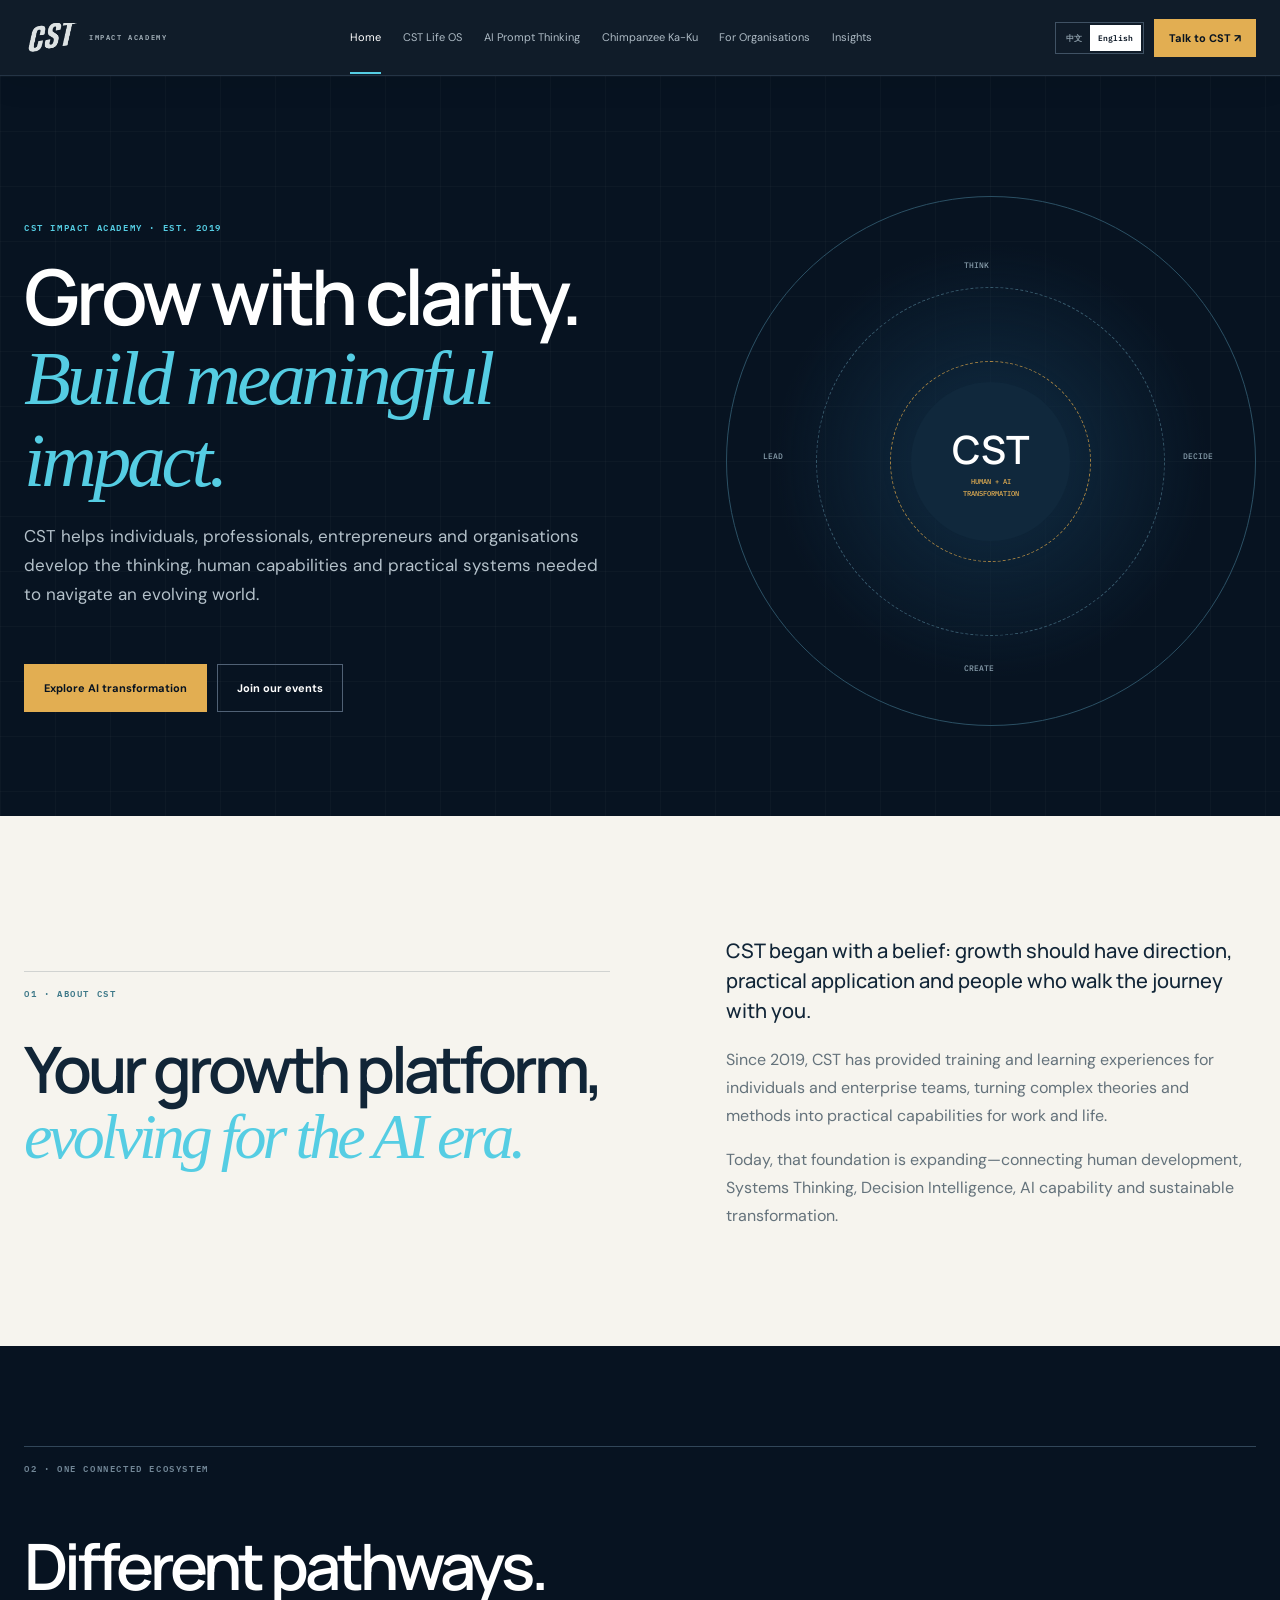
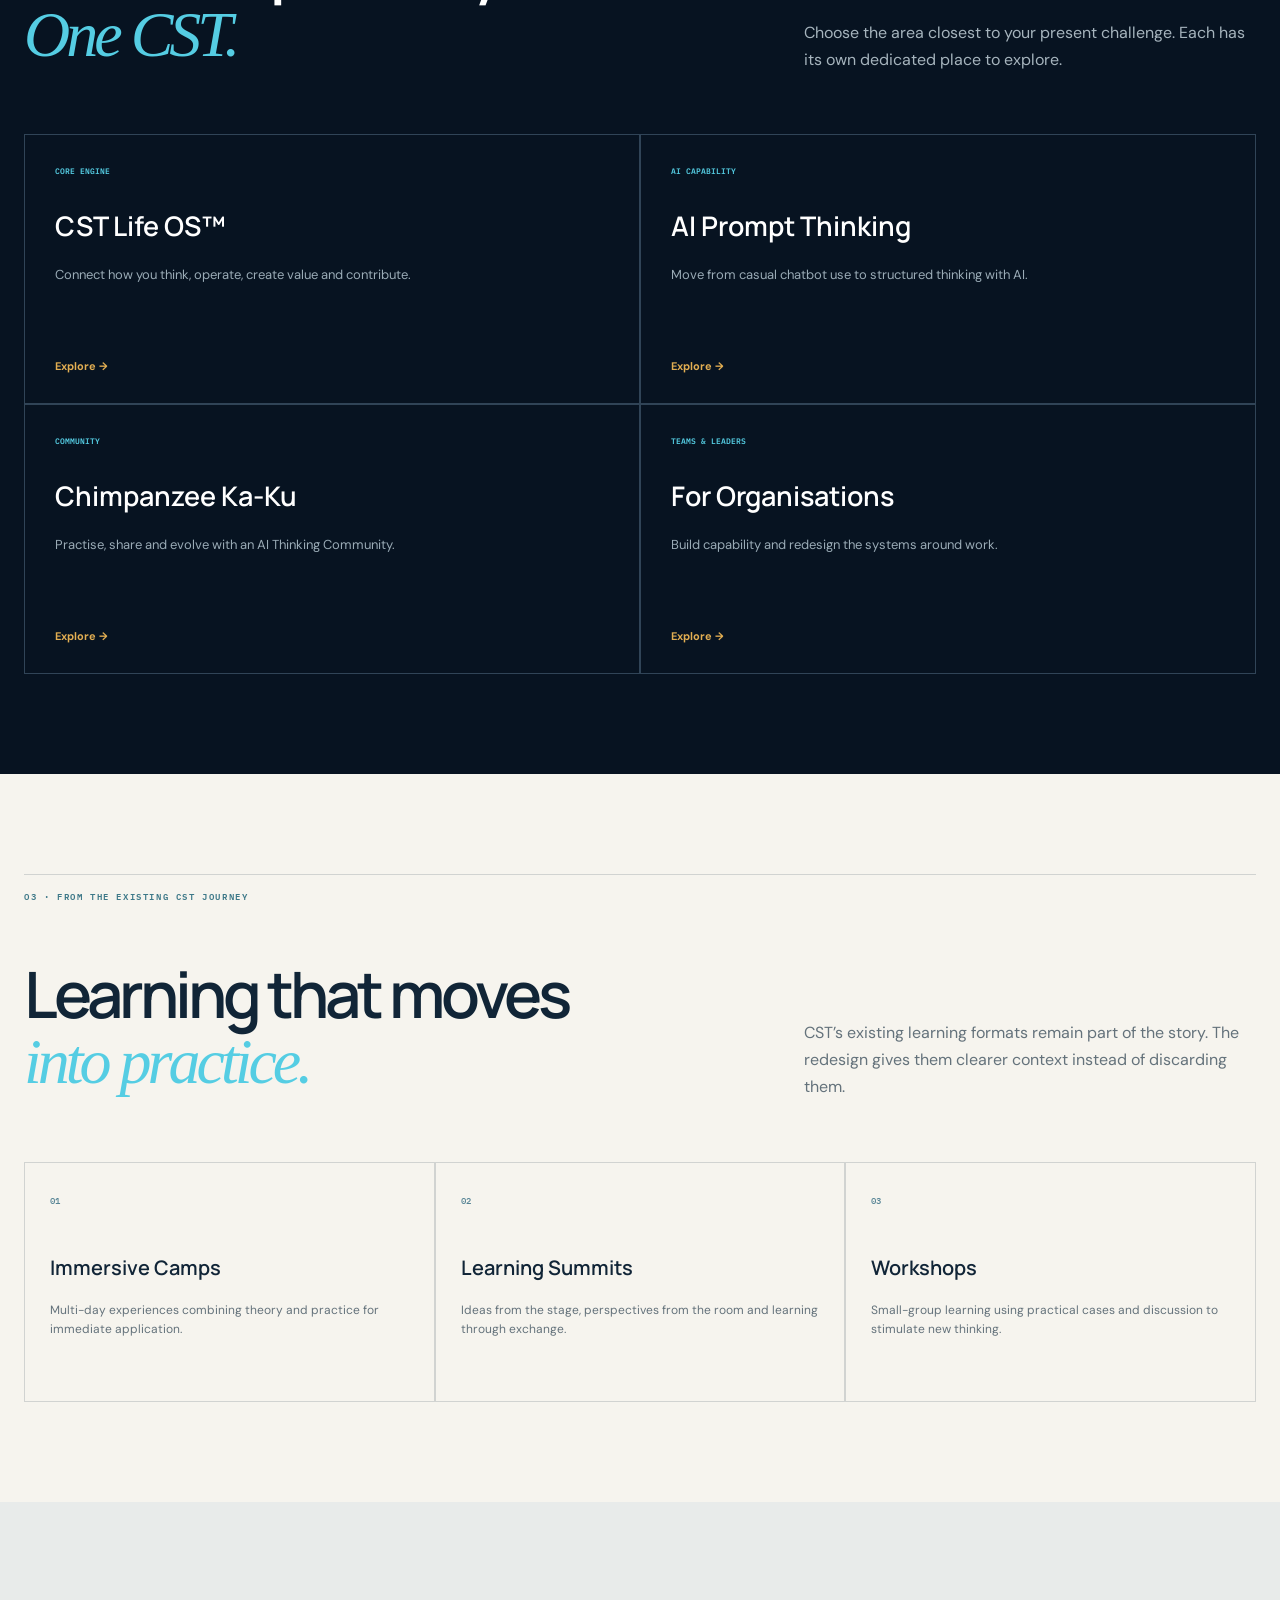
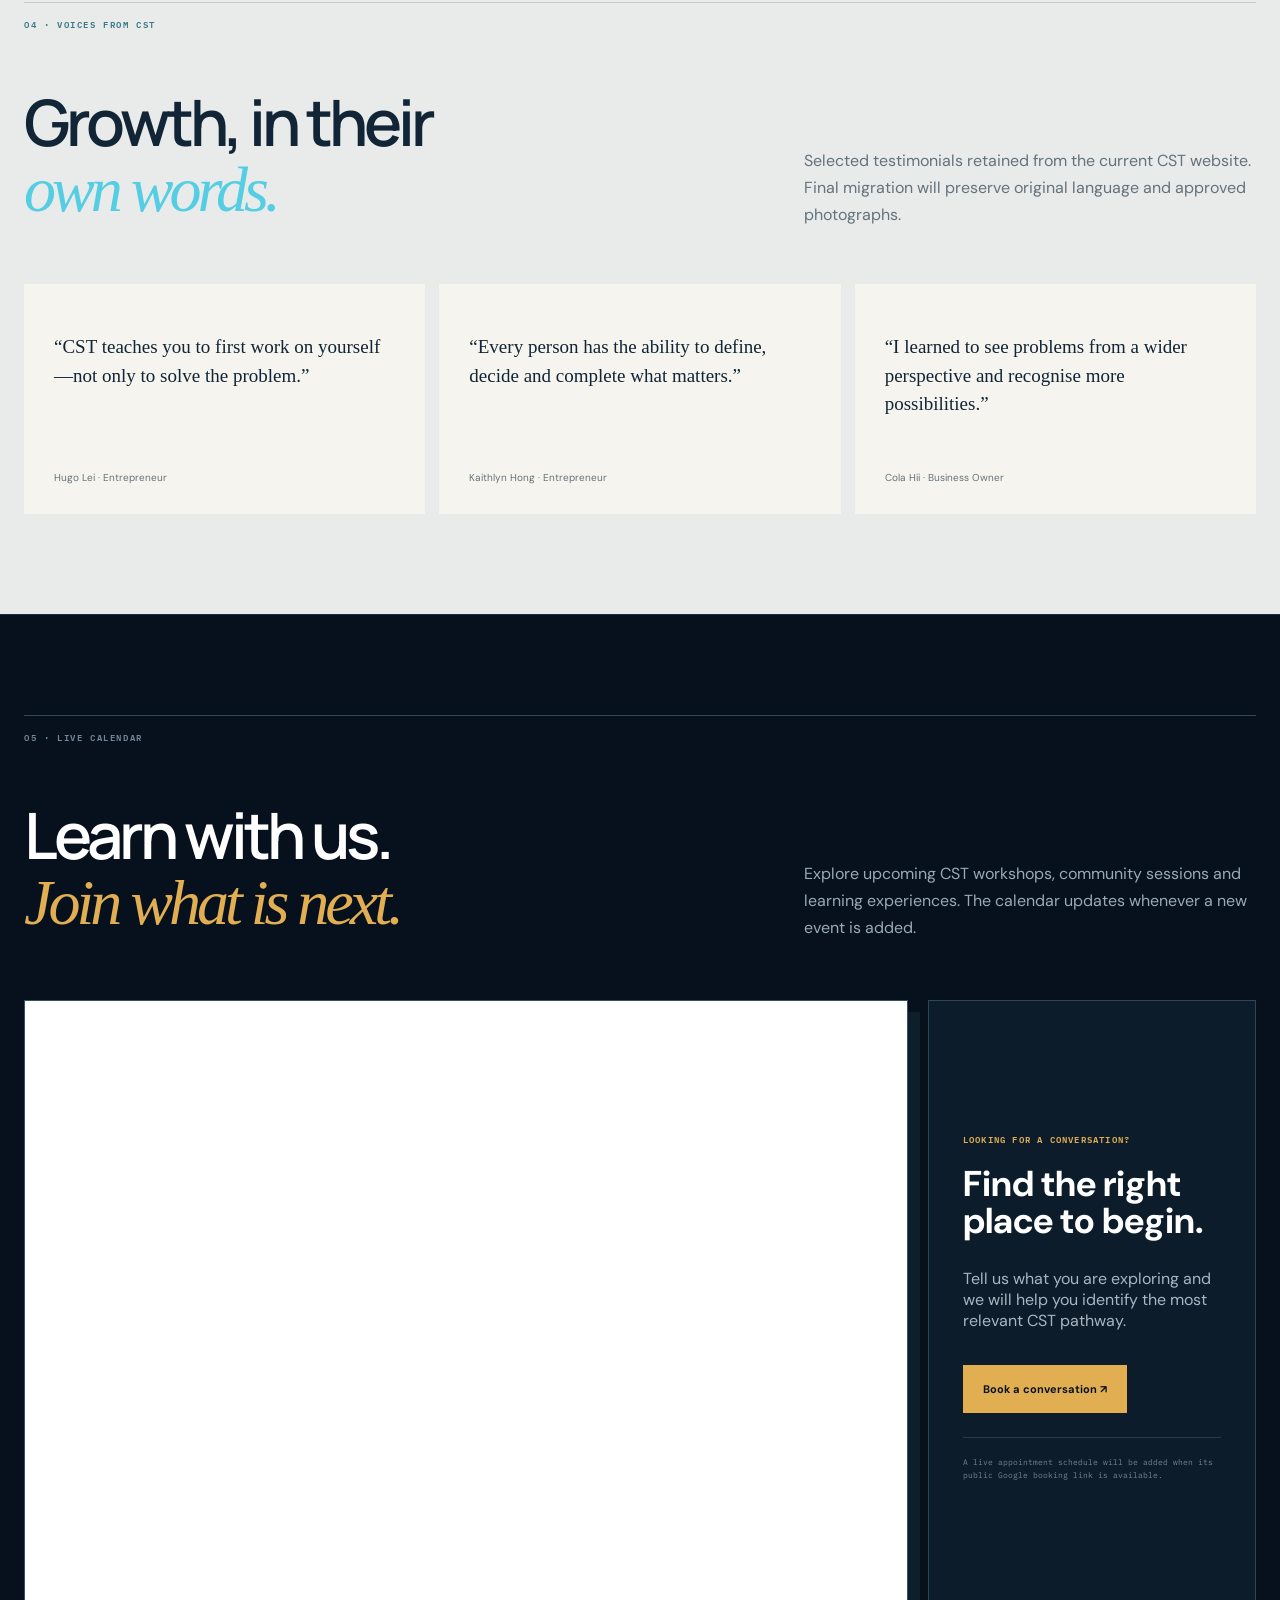
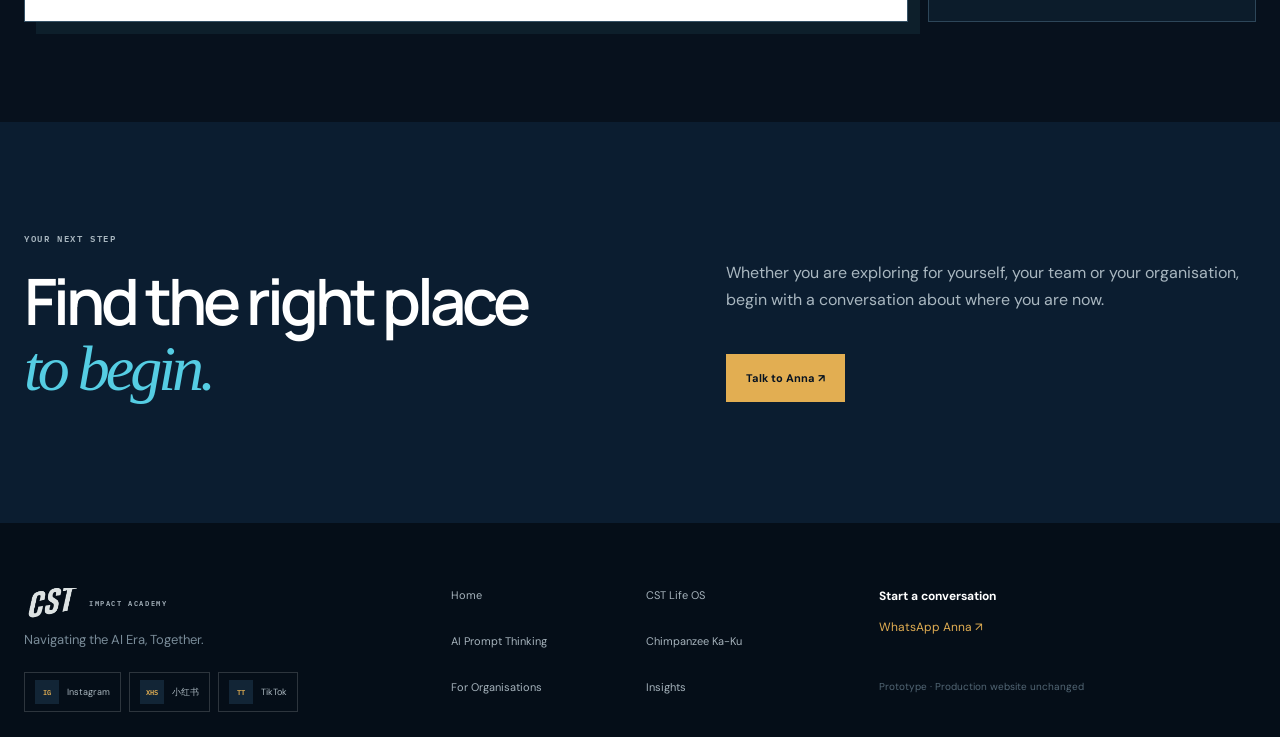
<file: index.html>
<!doctype html><html lang="en"><head><meta charset="utf-8"><meta name="viewport" content="width=device-width,initial-scale=1"><meta name="description" content="CST Impact Academy helps people and organisations grow the thinking, capabilities and systems needed for meaningful impact."><title>CST Impact Academy — Human capability for an evolving world</title><link rel="stylesheet" href="site.css"></head>
<body><a class="skip" href="#main">Skip to content</a><div data-header></div>
<main id="main">
  <section class="hero home-hero"><div class="wrap hero-grid"><div><p class="label">CST IMPACT ACADEMY · EST. 2019</p><h1>Grow with clarity.<br><em>Build meaningful impact.</em></h1><p class="lede">CST helps individuals, professionals, entrepreneurs and organisations develop the thinking, human capabilities and practical systems needed to navigate an evolving world.</p><div class="actions"><a class="btn gold" href="ai-prompt-thinking.html">Explore AI transformation</a><a class="btn line" href="#calendar">Join our events</a></div></div><div class="home-map"><span>THINK</span><span>DECIDE</span><span>CREATE</span><span>LEAD</span><strong>CST<small>HUMAN + AI<br>TRANSFORMATION</small></strong></div></div></section>
  <section class="section paper" id="about"><div class="wrap split"><div><p class="index">01 · ABOUT CST</p><h2>Your growth platform,<br><em>evolving for the AI era.</em></h2></div><div class="prose"><p class="big">CST began with a belief: growth should have direction, practical application and people who walk the journey with you.</p><p>Since 2019, CST has provided training and learning experiences for individuals and enterprise teams, turning complex theories and methods into practical capabilities for work and life.</p><p>Today, that foundation is expanding—connecting human development, Systems Thinking, Decision Intelligence, AI capability and sustainable transformation.</p></div></div></section>
  <section class="section navy"><div class="wrap"><p class="index pale">02 · ONE CONNECTED ECOSYSTEM</p><div class="section-head"><h2>Different pathways.<br><em>One CST.</em></h2><p>Choose the area closest to your present challenge. Each has its own dedicated place to explore.</p></div><div class="portal-grid">
    <a href="life-os.html"><small>CORE ENGINE</small><h3>CST Life OS™</h3><p>Connect how you think, operate, create value and contribute.</p><b>Explore →</b></a>
    <a href="ai-prompt-thinking.html"><small>AI CAPABILITY</small><h3>AI Prompt Thinking</h3><p>Move from casual chatbot use to structured thinking with AI.</p><b>Explore →</b></a>
    <a href="kaku.html"><small>COMMUNITY</small><h3>Chimpanzee Ka-Ku</h3><p>Practise, share and evolve with an AI Thinking Community.</p><b>Explore →</b></a>
    <a href="organisations.html"><small>TEAMS & LEADERS</small><h3>For Organisations</h3><p>Build capability and redesign the systems around work.</p><b>Explore →</b></a>
  </div></div></section>
  <section class="section paper"><div class="wrap"><p class="index">03 · FROM THE EXISTING CST JOURNEY</p><div class="section-head"><h2>Learning that moves<br><em>into practice.</em></h2><p>CST’s existing learning formats remain part of the story. The redesign gives them clearer context instead of discarding them.</p></div><div class="format-grid three-up"><article><b>01</b><h3>Immersive Camps</h3><p>Multi-day experiences combining theory and practice for immediate application.</p></article><article><b>02</b><h3>Learning Summits</h3><p>Ideas from the stage, perspectives from the room and learning through exchange.</p></article><article><b>03</b><h3>Workshops</h3><p>Small-group learning using practical cases and discussion to stimulate new thinking.</p></article></div></div></section>
  <section class="section mist"><div class="wrap"><p class="index">04 · VOICES FROM CST</p><div class="section-head"><h2>Growth, in their<br><em>own words.</em></h2><p>Selected testimonials retained from the current CST website. Final migration will preserve original language and approved photographs.</p></div><div class="quotes"><blockquote><p>“CST teaches you to first work on yourself—not only to solve the problem.”</p><footer>Hugo Lei · Entrepreneur</footer></blockquote><blockquote><p>“Every person has the ability to define, decide and complete what matters.”</p><footer>Kaithlyn Hong · Entrepreneur</footer></blockquote><blockquote><p>“I learned to see problems from a wider perspective and recognise more possibilities.”</p><footer>Cola Hii · Business Owner</footer></blockquote></div></div></section>
  <section class="section live-calendar" id="calendar"><div class="wrap"><p class="index pale">05 · LIVE CALENDAR</p><div class="section-head"><h2>Learn with us.<br><em>Join what is next.</em></h2><p>Explore upcoming CST workshops, community sessions and learning experiences. The calendar updates whenever a new event is added.</p></div><div class="calendar-layout"><div class="calendar-frame"><iframe data-live-calendar title="CST live events calendar" loading="lazy" referrerpolicy="no-referrer-when-downgrade"></iframe></div><aside class="calendar-booking"><small>LOOKING FOR A CONVERSATION?</small><h3>Find the right place to begin.</h3><p>Tell us what you are exploring and we will help you identify the most relevant CST pathway.</p><a class="btn gold" data-booking-wa>Book a conversation ↗</a><p class="calendar-note">A live appointment schedule will be added when its public Google booking link is available.</p></aside></div></div></section>
  <section data-cta></section>
</main><div data-footer></div><script src="site.js"></script></body></html>
</file>
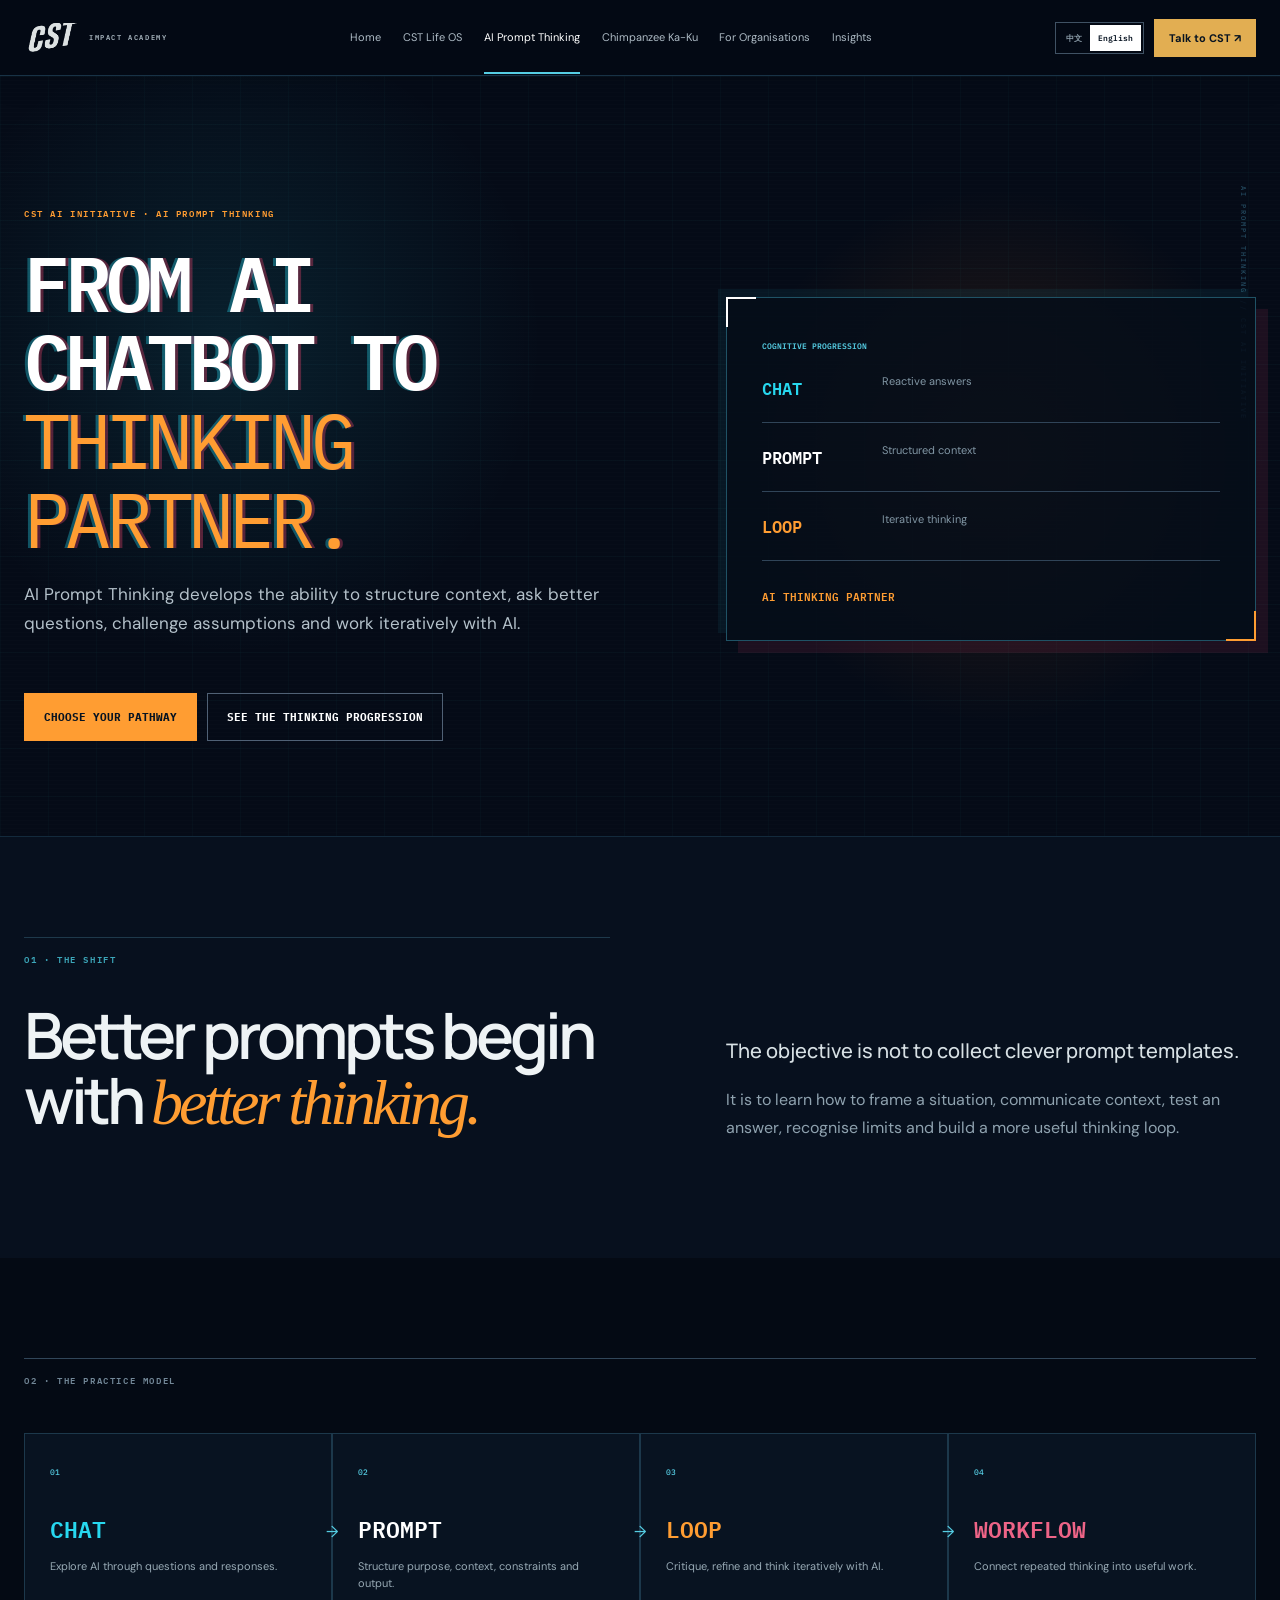
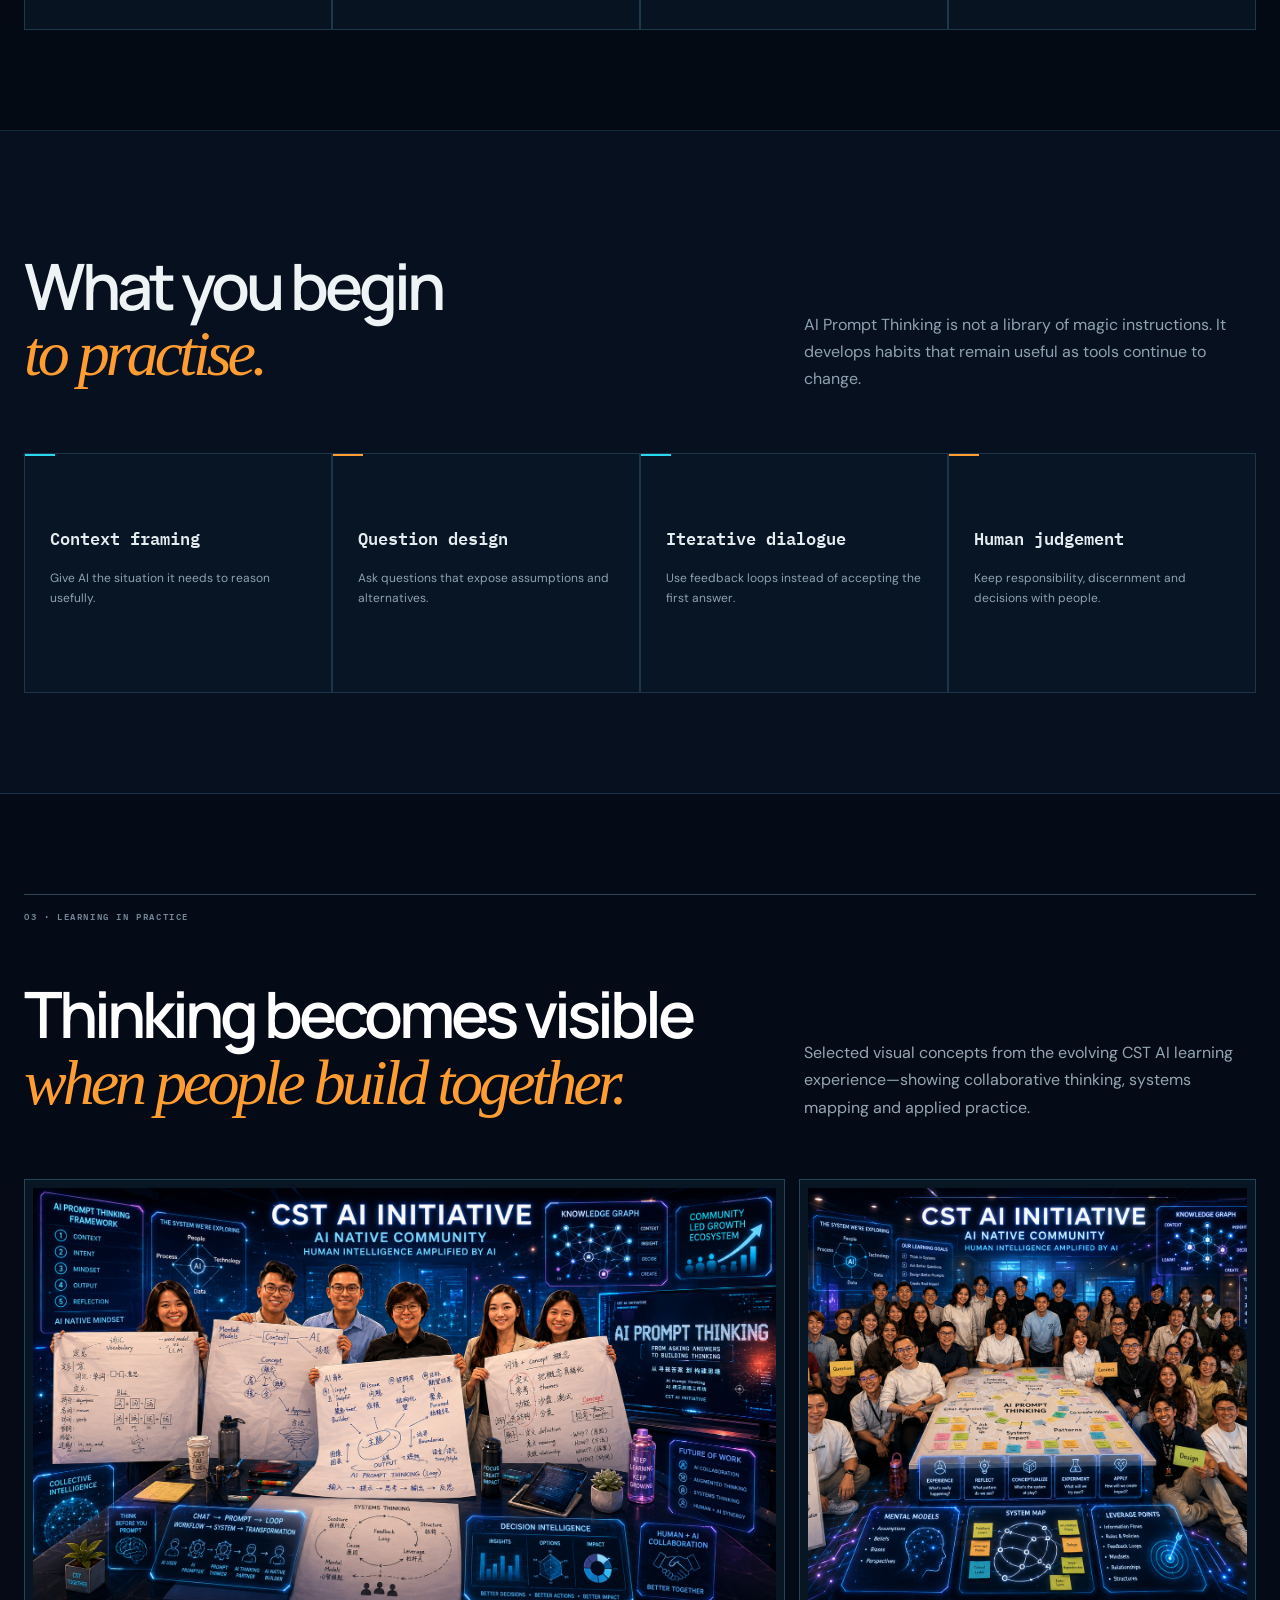
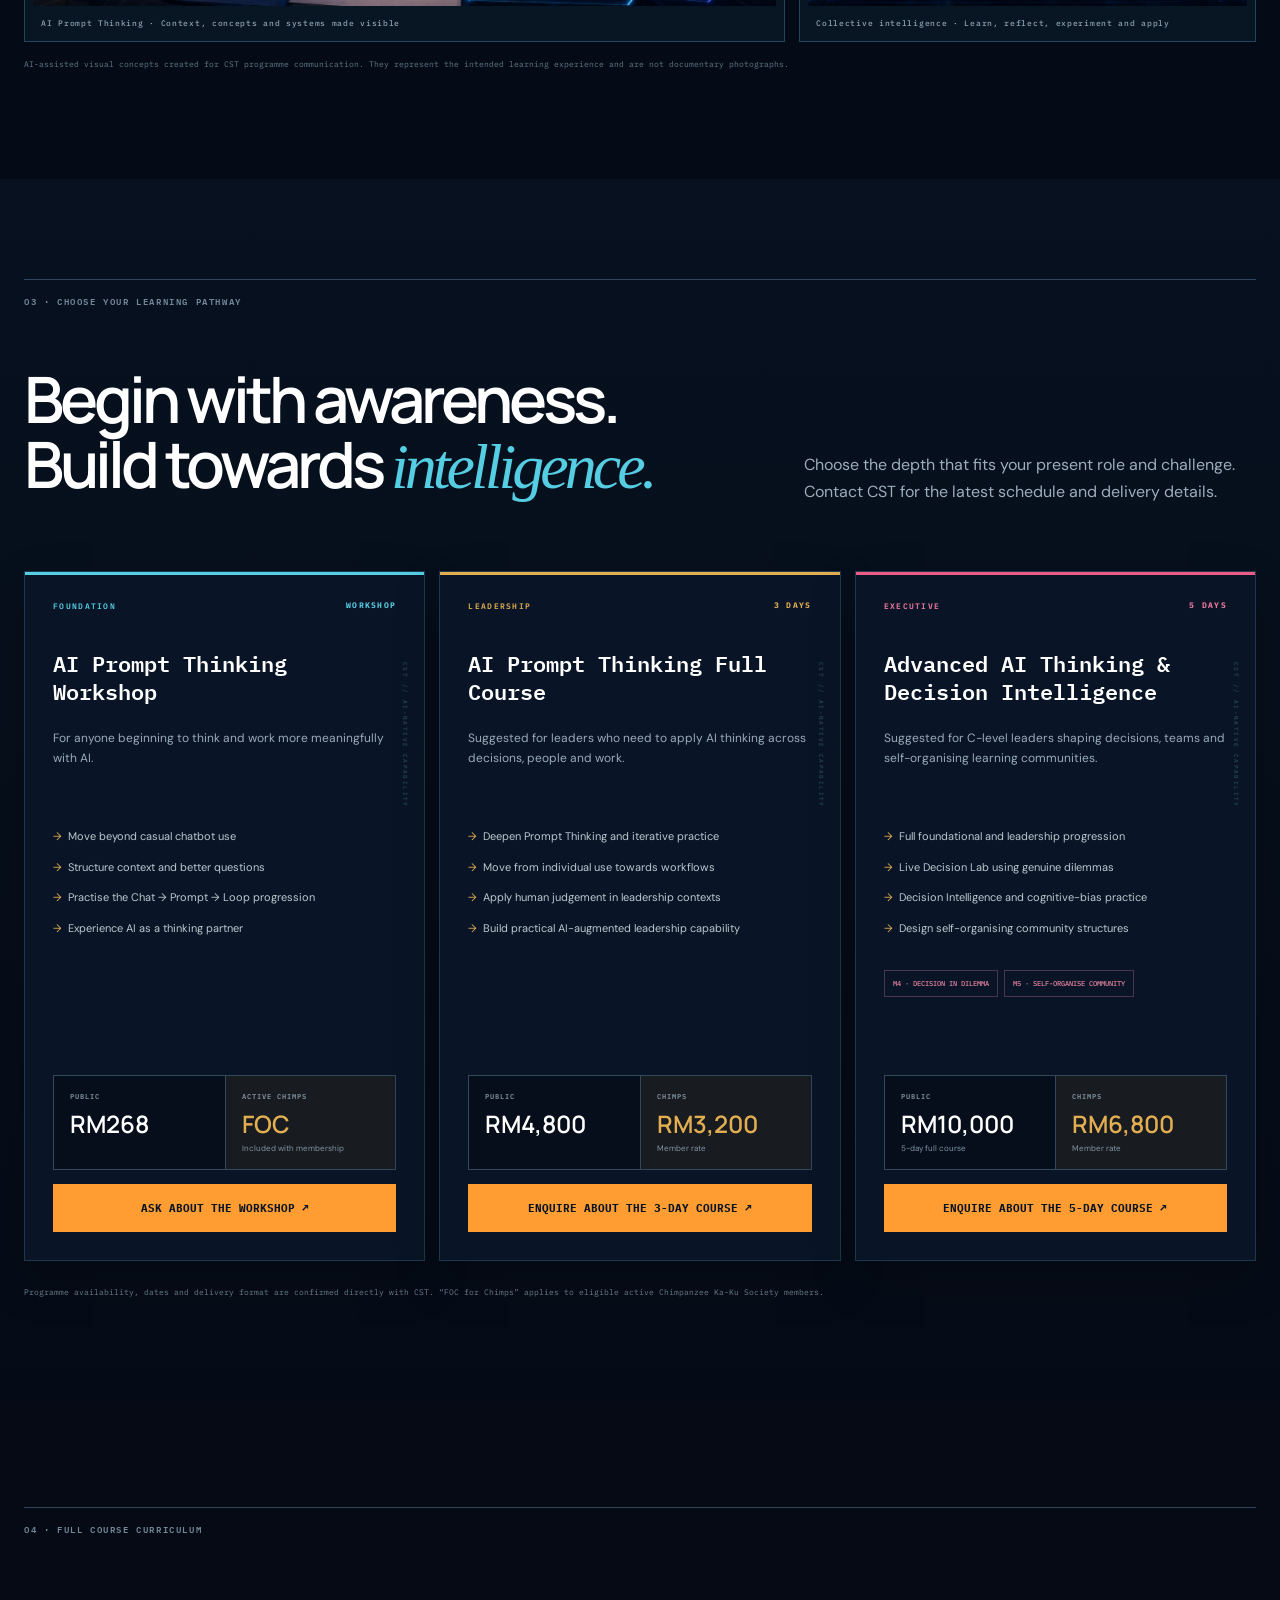
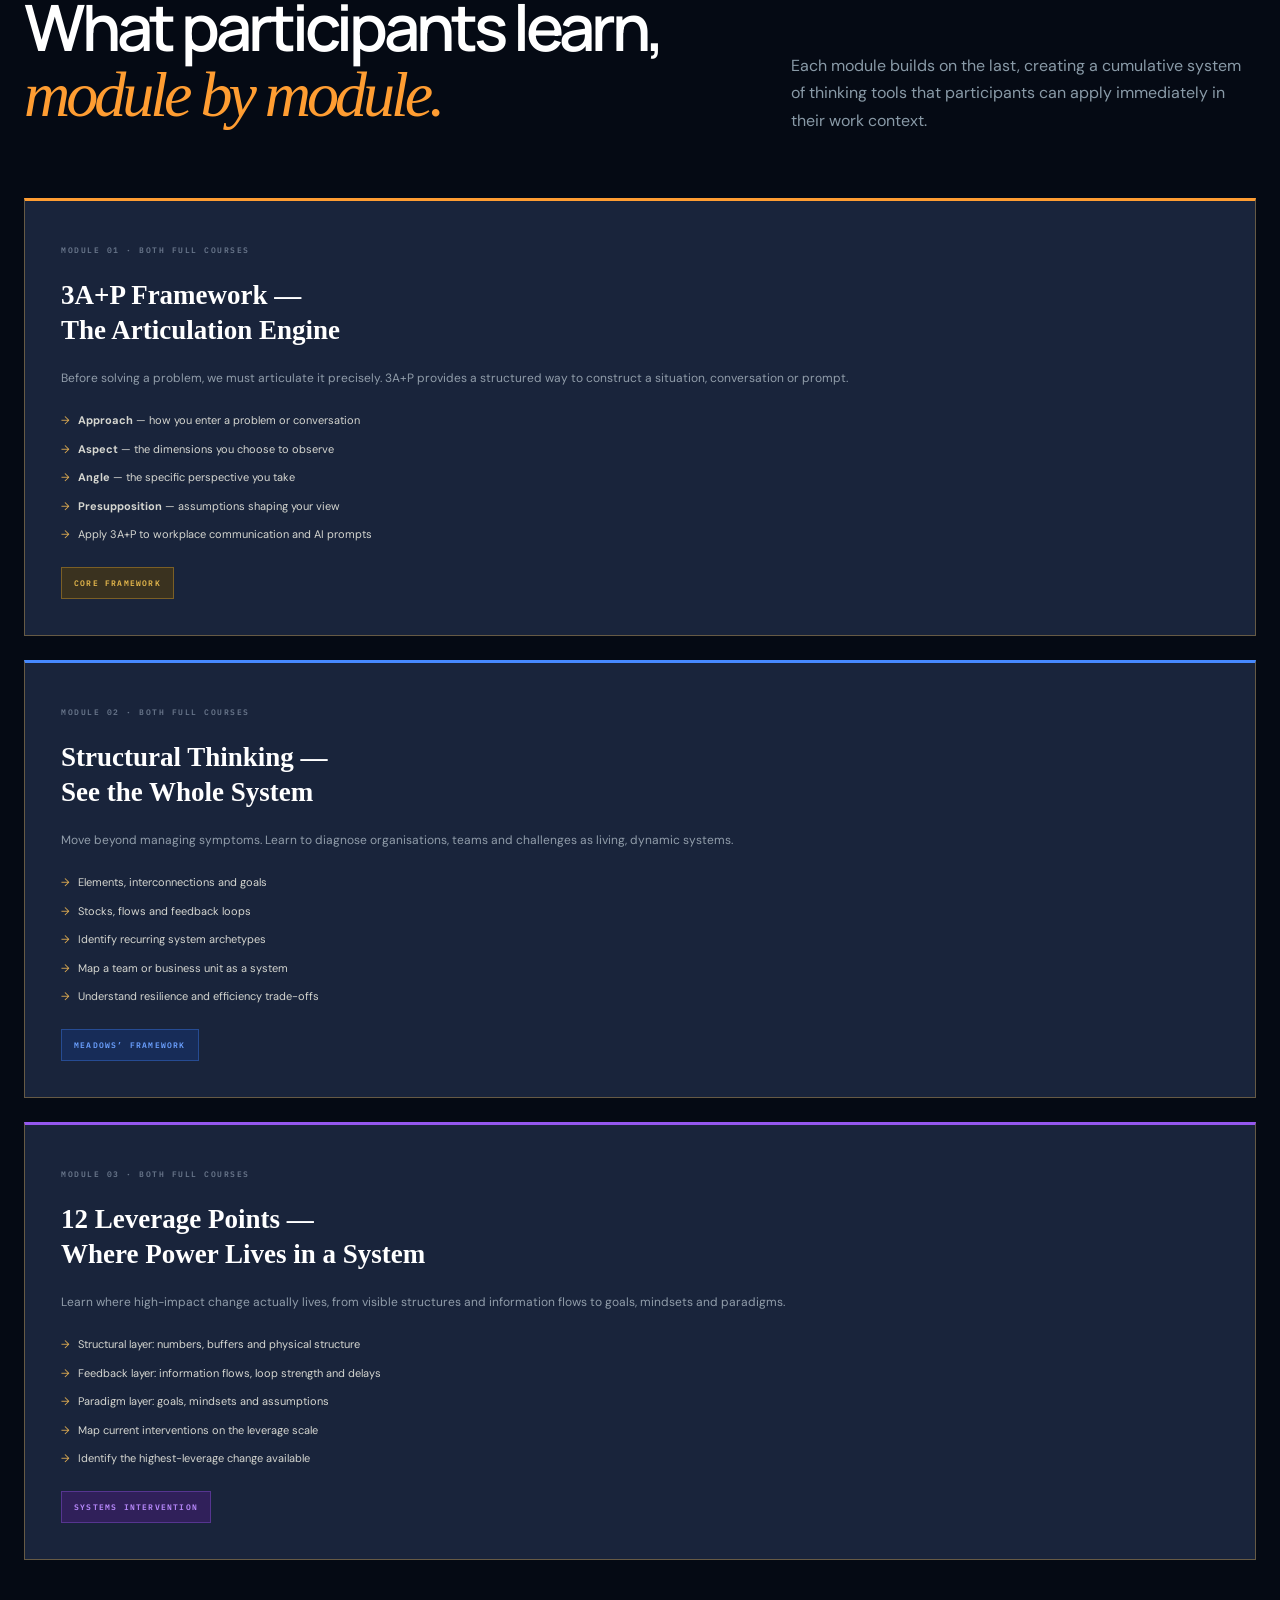
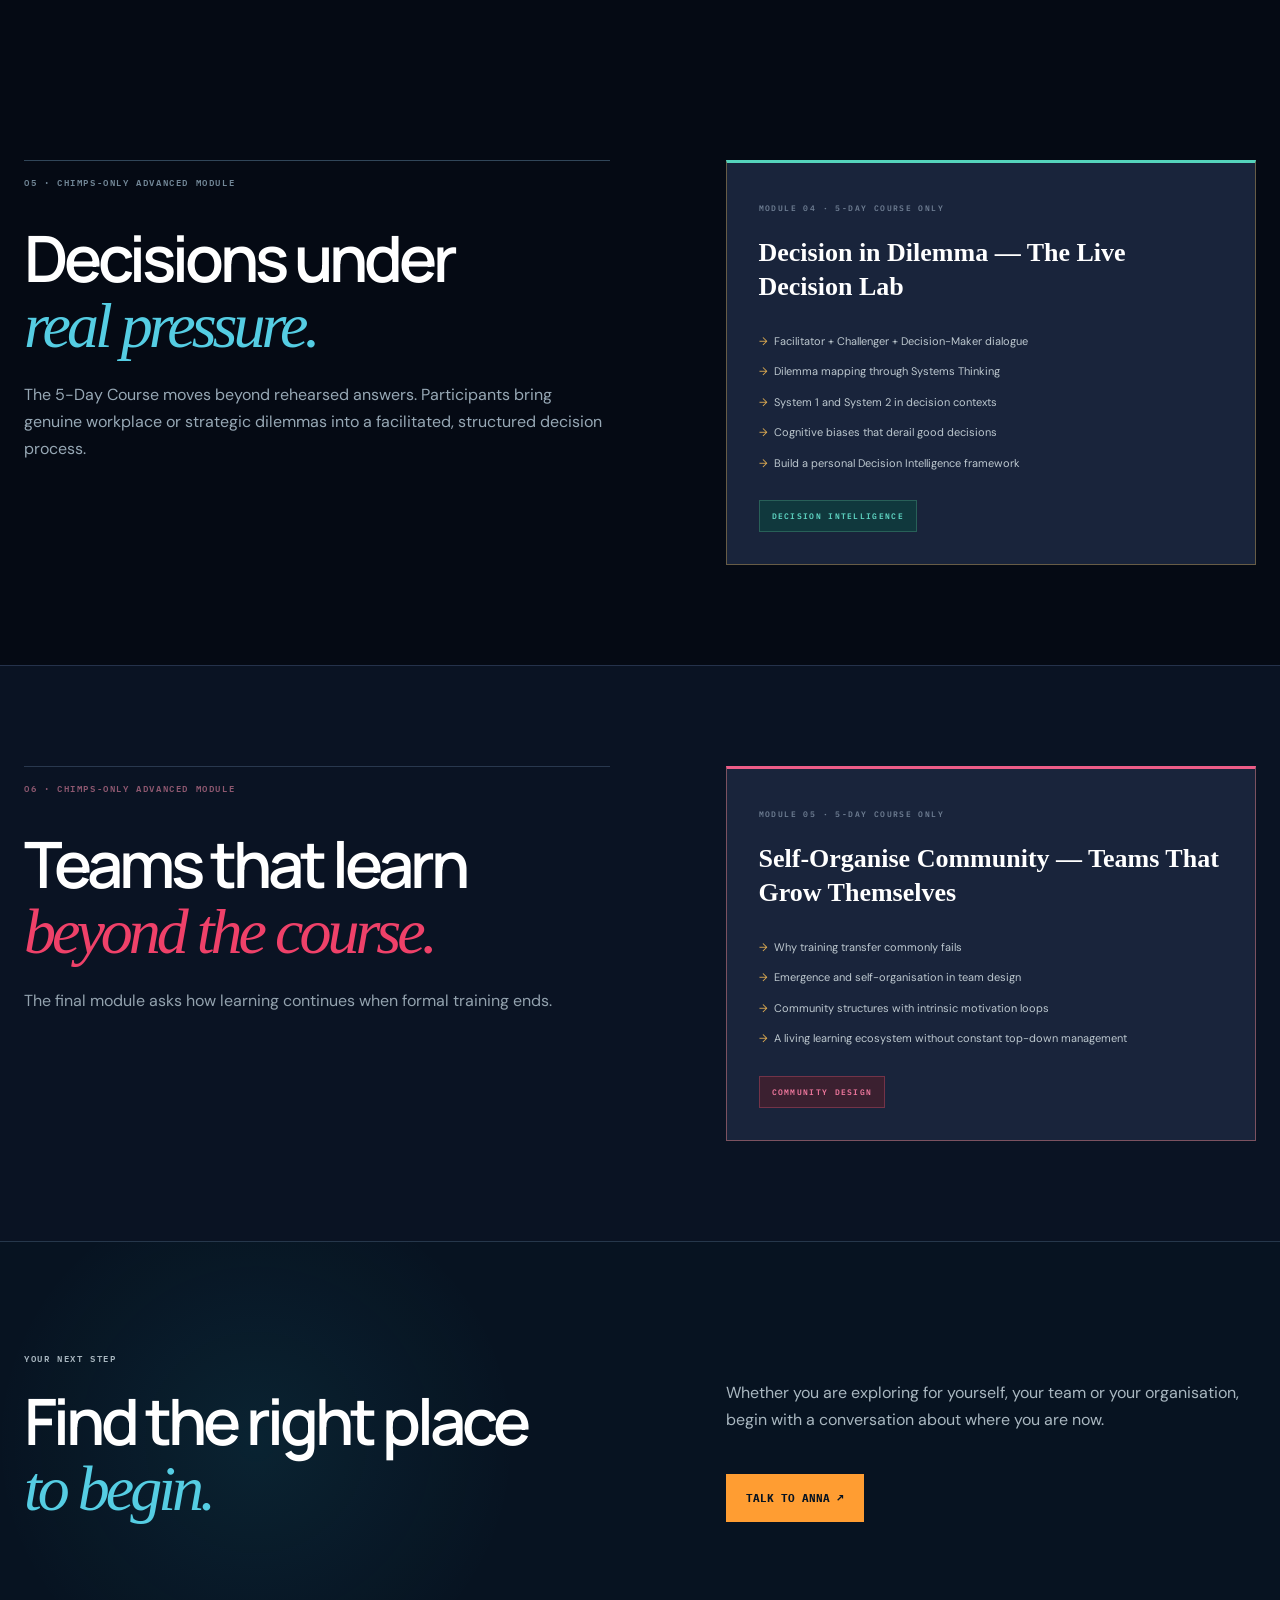
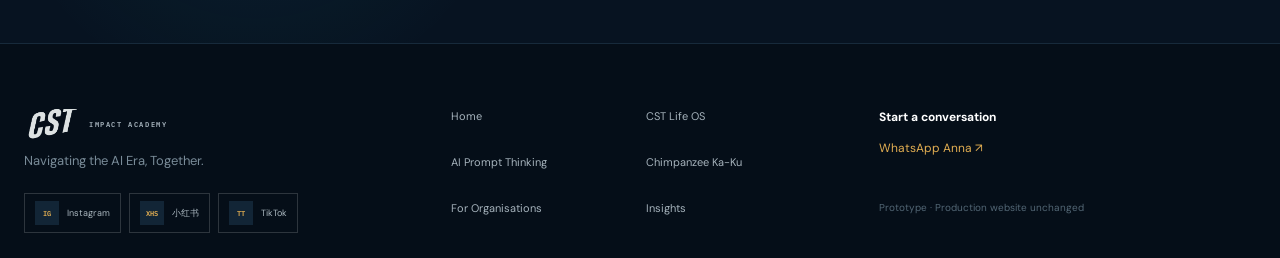
<file: ai-prompt-thinking.html>
<!doctype html><html lang="en"><head><meta charset="utf-8"><meta name="viewport" content="width=device-width,initial-scale=1"><title>AI Prompt Thinking — From chatbot to thinking partner</title><meta name="description" content="Develop the ability to structure context, ask better questions and think iteratively with AI."><link rel="stylesheet" href="site.css"></head><body class="prompt-page"><a class="skip" href="#main">Skip to content</a><div data-header></div><main id="main">
<section class="hero subhero prompt-hero"><div class="wrap hero-grid"><div><p class="label">CST AI INITIATIVE · AI PROMPT THINKING</p><h1>From AI chatbot to <em>thinking partner.</em></h1><p class="lede">AI Prompt Thinking develops the ability to structure context, ask better questions, challenge assumptions and work iteratively with AI.</p><div class="actions"><a class="btn gold" href="#programmes">Choose your pathway</a><a class="btn line" href="#progression">See the thinking progression</a></div></div><div class="terminal-card"><small>COGNITIVE PROGRESSION</small><p><b>CHAT</b><span>Reactive answers</span></p><p><b>PROMPT</b><span>Structured context</span></p><p><b>LOOP</b><span>Iterative thinking</span></p><strong>AI THINKING PARTNER</strong></div></div></section>
<section class="section paper"><div class="wrap split"><div><p class="index">01 · THE SHIFT</p><h2>Better prompts begin<br>with <em>better thinking.</em></h2></div><div class="prose"><p class="big">The objective is not to collect clever prompt templates.</p><p>It is to learn how to frame a situation, communicate context, test an answer, recognise limits and build a more useful thinking loop.</p></div></div></section>
<section class="section navy" id="progression"><div class="wrap"><p class="index pale">02 · THE PRACTICE MODEL</p><div class="progression"><article><b>01</b><h3>Chat</h3><p>Explore AI through questions and responses.</p></article><i>→</i><article><b>02</b><h3>Prompt</h3><p>Structure purpose, context, constraints and output.</p></article><i>→</i><article><b>03</b><h3>Loop</h3><p>Critique, refine and think iteratively with AI.</p></article><i>→</i><article><b>04</b><h3>Workflow</h3><p>Connect repeated thinking into useful work.</p></article></div></div></section>
<section class="section paper"><div class="wrap"><div class="section-head"><h2>What you begin<br><em>to practise.</em></h2><p>AI Prompt Thinking is not a library of magic instructions. It develops habits that remain useful as tools continue to change.</p></div><div class="format-grid"><article><h3>Context framing</h3><p>Give AI the situation it needs to reason usefully.</p></article><article><h3>Question design</h3><p>Ask questions that expose assumptions and alternatives.</p></article><article><h3>Iterative dialogue</h3><p>Use feedback loops instead of accepting the first answer.</p></article><article><h3>Human judgement</h3><p>Keep responsibility, discernment and decisions with people.</p></article></div></div></section>
<section class="section ai-experience-gallery"><div class="wrap"><p class="index pale">03 · LEARNING IN PRACTICE</p><div class="section-head"><h2>Thinking becomes visible<br><em>when people build together.</em></h2><p>Selected visual concepts from the evolving CST AI learning experience—showing collaborative thinking, systems mapping and applied practice.</p></div><div class="ai-gallery"><figure class="gallery-wide"><img src="ai-prompt-thinking-workshop.png" alt="CST AI Prompt Thinking workshop visual showing participants presenting their thinking maps" loading="lazy"><figcaption>AI Prompt Thinking · Context, concepts and systems made visible</figcaption></figure><figure><img src="ai-prompt-thinking-systems.png" alt="CST AI learning community visual showing a collaborative systems thinking workshop" loading="lazy"><figcaption>Collective intelligence · Learn, reflect, experiment and apply</figcaption></figure></div><p class="visual-disclosure">AI-assisted visual concepts created for CST programme communication. They represent the intended learning experience and are not documentary photographs.</p></div></section>
<section class="section programme-pathways" id="programmes"><div class="wrap"><p class="index pale">03 · CHOOSE YOUR LEARNING PATHWAY</p><div class="section-head"><h2>Begin with awareness.<br>Build towards <em>intelligence.</em></h2><p>Choose the depth that fits your present role and challenge. Contact CST for the latest schedule and delivery details.</p></div><div class="offer-grid">
  <article class="offer-card starter"><div class="offer-top"><span>FOUNDATION</span><b>WORKSHOP</b></div><h3>AI Prompt Thinking Workshop</h3><p class="offer-for">For anyone beginning to think and work more meaningfully with AI.</p><ul><li>Move beyond casual chatbot use</li><li>Structure context and better questions</li><li>Practise the Chat → Prompt → Loop progression</li><li>Experience AI as a thinking partner</li></ul><div class="offer-price"><div><small>PUBLIC</small><strong>RM268</strong></div><div class="chimp-price"><small>ACTIVE CHIMPS</small><strong>FOC</strong><span>Included with membership</span></div></div><a class="btn gold" data-wa>Ask about the Workshop ↗</a></article>
  <article class="offer-card leadership"><div class="offer-top"><span>LEADERSHIP</span><b>3 DAYS</b></div><h3>AI Prompt Thinking Full Course</h3><p class="offer-for">Suggested for leaders who need to apply AI thinking across decisions, people and work.</p><ul><li>Deepen Prompt Thinking and iterative practice</li><li>Move from individual use towards workflows</li><li>Apply human judgement in leadership contexts</li><li>Build practical AI-augmented leadership capability</li></ul><div class="offer-price"><div><small>PUBLIC</small><strong>RM4,800</strong></div><div class="chimp-price"><small>CHIMPS</small><strong>RM3,200</strong><span>Member rate</span></div></div><a class="btn gold" data-wa>Enquire about the 3-Day Course ↗</a></article>
  <article class="offer-card executive"><div class="offer-top"><span>EXECUTIVE</span><b>5 DAYS</b></div><h3>Advanced AI Thinking & Decision Intelligence</h3><p class="offer-for">Suggested for C-level leaders shaping decisions, teams and self-organising learning communities.</p><ul><li>Full foundational and leadership progression</li><li>Live Decision Lab using genuine dilemmas</li><li>Decision Intelligence and cognitive-bias practice</li><li>Design self-organising community structures</li></ul><div class="advanced-modules"><span>M4 · DECISION IN DILEMMA</span><span>M5 · SELF-ORGANISE COMMUNITY</span></div><div class="offer-price"><div><small>PUBLIC</small><strong>RM10,000</strong><span>5-day full course</span></div><div class="chimp-price"><small>CHIMPS</small><strong>RM6,800</strong><span>Member rate</span></div></div><a class="btn gold" data-wa>Enquire about the 5-Day Course ↗</a></article>
</div><p class="offer-note">Programme availability, dates and delivery format are confirmed directly with CST. “FOC for Chimps” applies to eligible active Chimpanzee Ka-Ku Society members.</p></div></section>
<section class="section module-preview"><div class="wrap"><p class="index pale">04 · FULL COURSE CURRICULUM</p><div class="module-heading"><h2>What participants learn,<br><em>module by module.</em></h2><p>Each module builds on the last, creating a cumulative system of thinking tools that participants can apply immediately in their work context.</p></div><div class="module-list">
  <article class="module-card module-one"><small>MODULE 01 · BOTH FULL COURSES</small><h3>3A+P Framework —<br>The Articulation Engine</h3><p>Before solving a problem, we must articulate it precisely. 3A+P provides a structured way to construct a situation, conversation or prompt.</p><ul><li><b>Approach</b> — how you enter a problem or conversation</li><li><b>Aspect</b> — the dimensions you choose to observe</li><li><b>Angle</b> — the specific perspective you take</li><li><b>Presupposition</b> — assumptions shaping your view</li><li>Apply 3A+P to workplace communication and AI prompts</li></ul><span>CORE FRAMEWORK</span></article>
  <article class="module-card module-two"><small>MODULE 02 · BOTH FULL COURSES</small><h3>Structural Thinking —<br>See the Whole System</h3><p>Move beyond managing symptoms. Learn to diagnose organisations, teams and challenges as living, dynamic systems.</p><ul><li>Elements, interconnections and goals</li><li>Stocks, flows and feedback loops</li><li>Identify recurring system archetypes</li><li>Map a team or business unit as a system</li><li>Understand resilience and efficiency trade-offs</li></ul><span>MEADOWS’ FRAMEWORK</span></article>
  <article class="module-card module-three"><small>MODULE 03 · BOTH FULL COURSES</small><h3>12 Leverage Points —<br>Where Power Lives in a System</h3><p>Learn where high-impact change actually lives, from visible structures and information flows to goals, mindsets and paradigms.</p><ul><li>Structural layer: numbers, buffers and physical structure</li><li>Feedback layer: information flows, loop strength and delays</li><li>Paradigm layer: goals, mindsets and assumptions</li><li>Map current interventions on the leverage scale</li><li>Identify the highest-leverage change available</li></ul><span>SYSTEMS INTERVENTION</span></article>
</div></div></section>
<section class="section decision-lab"><div class="wrap split"><div><p class="index pale">05 · CHIMPS-ONLY ADVANCED MODULE</p><h2>Decisions under<br><em>real pressure.</em></h2><p>The 5-Day Course moves beyond rehearsed answers. Participants bring genuine workplace or strategic dilemmas into a facilitated, structured decision process.</p></div><div class="lab-card"><small>MODULE 04 · 5-DAY COURSE ONLY</small><h3>Decision in Dilemma — The Live Decision Lab</h3><ul><li>Facilitator + Challenger + Decision-Maker dialogue</li><li>Dilemma mapping through Systems Thinking</li><li>System 1 and System 2 in decision contexts</li><li>Cognitive biases that derail good decisions</li><li>Build a personal Decision Intelligence framework</li></ul><span>DECISION INTELLIGENCE</span></div></div></section>
<section class="section community-module"><div class="wrap split"><div><p class="index">06 · CHIMPS-ONLY ADVANCED MODULE</p><h2>Teams that learn<br><em>beyond the course.</em></h2><p>The final module asks how learning continues when formal training ends.</p></div><div class="lab-card light-lab"><small>MODULE 05 · 5-DAY COURSE ONLY</small><h3>Self-Organise Community — Teams That Grow Themselves</h3><ul><li>Why training transfer commonly fails</li><li>Emergence and self-organisation in team design</li><li>Community structures with intrinsic motivation loops</li><li>A living learning ecosystem without constant top-down management</li></ul><span>COMMUNITY DESIGN</span></div></div></section>
<section data-cta></section></main><div data-footer></div><script src="site.js"></script></body></html>
</file>
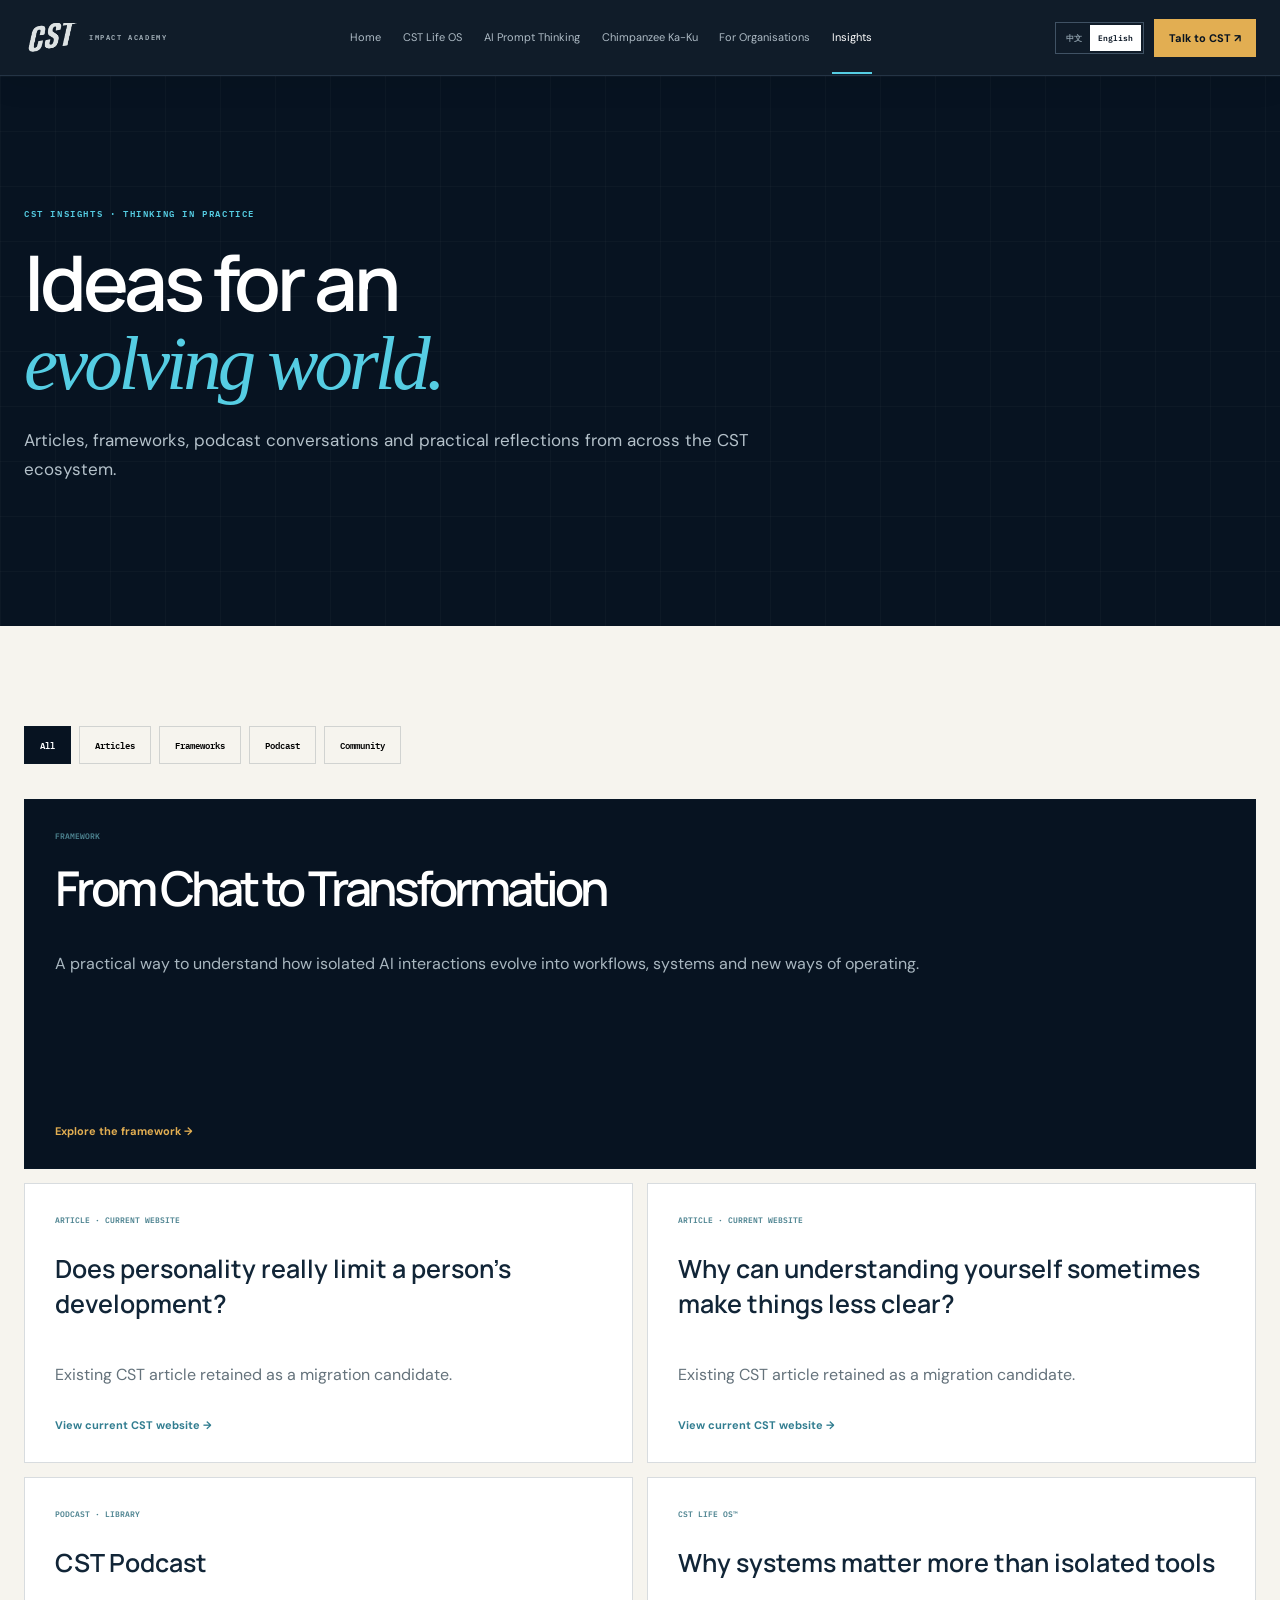
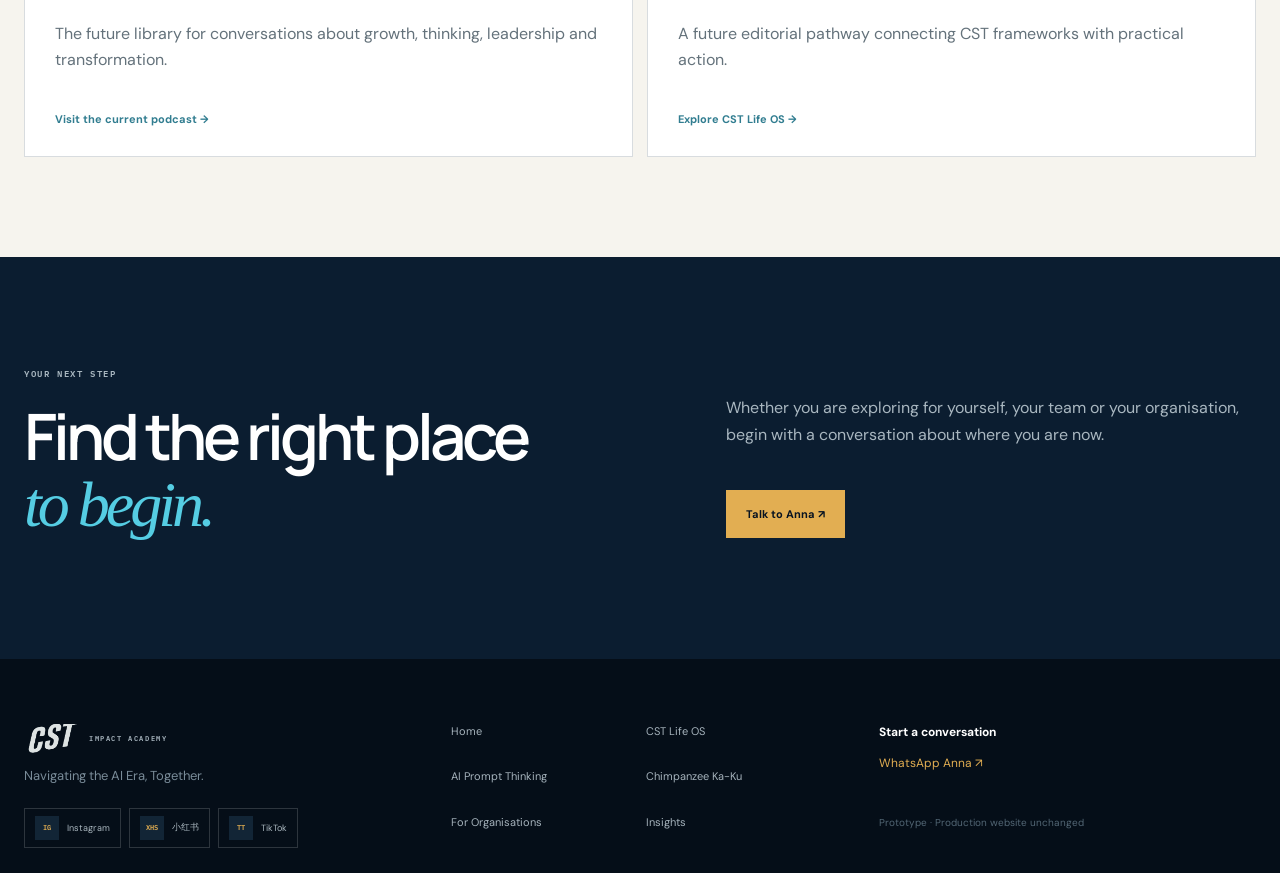
<file: insights.html>
<!doctype html><html lang="en"><head><meta charset="utf-8"><meta name="viewport" content="width=device-width,initial-scale=1"><title>CST Insights — Ideas for an evolving world</title><meta name="description" content="Articles, frameworks, podcasts and practical reflections from the CST ecosystem."><link rel="stylesheet" href="site.css"></head><body><a class="skip" href="#main">Skip to content</a><div data-header></div><main id="main">
<section class="hero subhero insight-hero"><div class="wrap"><p class="label">CST INSIGHTS · THINKING IN PRACTICE</p><h1>Ideas for an<br><em>evolving world.</em></h1><p class="lede">Articles, frameworks, podcast conversations and practical reflections from across the CST ecosystem.</p></div></section>
<section class="section paper"><div class="wrap"><div class="filters"><button class="active">All</button><button>Articles</button><button>Frameworks</button><button>Podcast</button><button>Community</button></div><div class="article-grid"><article class="featured"><small>FRAMEWORK</small><h2>From Chat to Transformation</h2><p>A practical way to understand how isolated AI interactions evolve into workflows, systems and new ways of operating.</p><a href="ai-prompt-thinking.html">Explore the framework →</a></article><article><small>ARTICLE · CURRENT WEBSITE</small><h3>Does personality really limit a person’s development?</h3><p>Existing CST article retained as a migration candidate.</p><a href="https://cst.training" target="_blank" rel="noopener">View current CST website →</a></article><article><small>ARTICLE · CURRENT WEBSITE</small><h3>Why can understanding yourself sometimes make things less clear?</h3><p>Existing CST article retained as a migration candidate.</p><a href="https://cst.training" target="_blank" rel="noopener">View current CST website →</a></article><article><small>PODCAST · LIBRARY</small><h3>CST Podcast</h3><p>The future library for conversations about growth, thinking, leadership and transformation.</p><a href="https://cst.training" target="_blank" rel="noopener">Visit the current podcast →</a></article><article><small>CST LIFE OS™</small><h3>Why systems matter more than isolated tools</h3><p>A future editorial pathway connecting CST frameworks with practical action.</p><a href="life-os.html">Explore CST Life OS →</a></article></div></div></section><section data-cta></section></main><div data-footer></div><script src="site.js"></script></body></html>
</file>
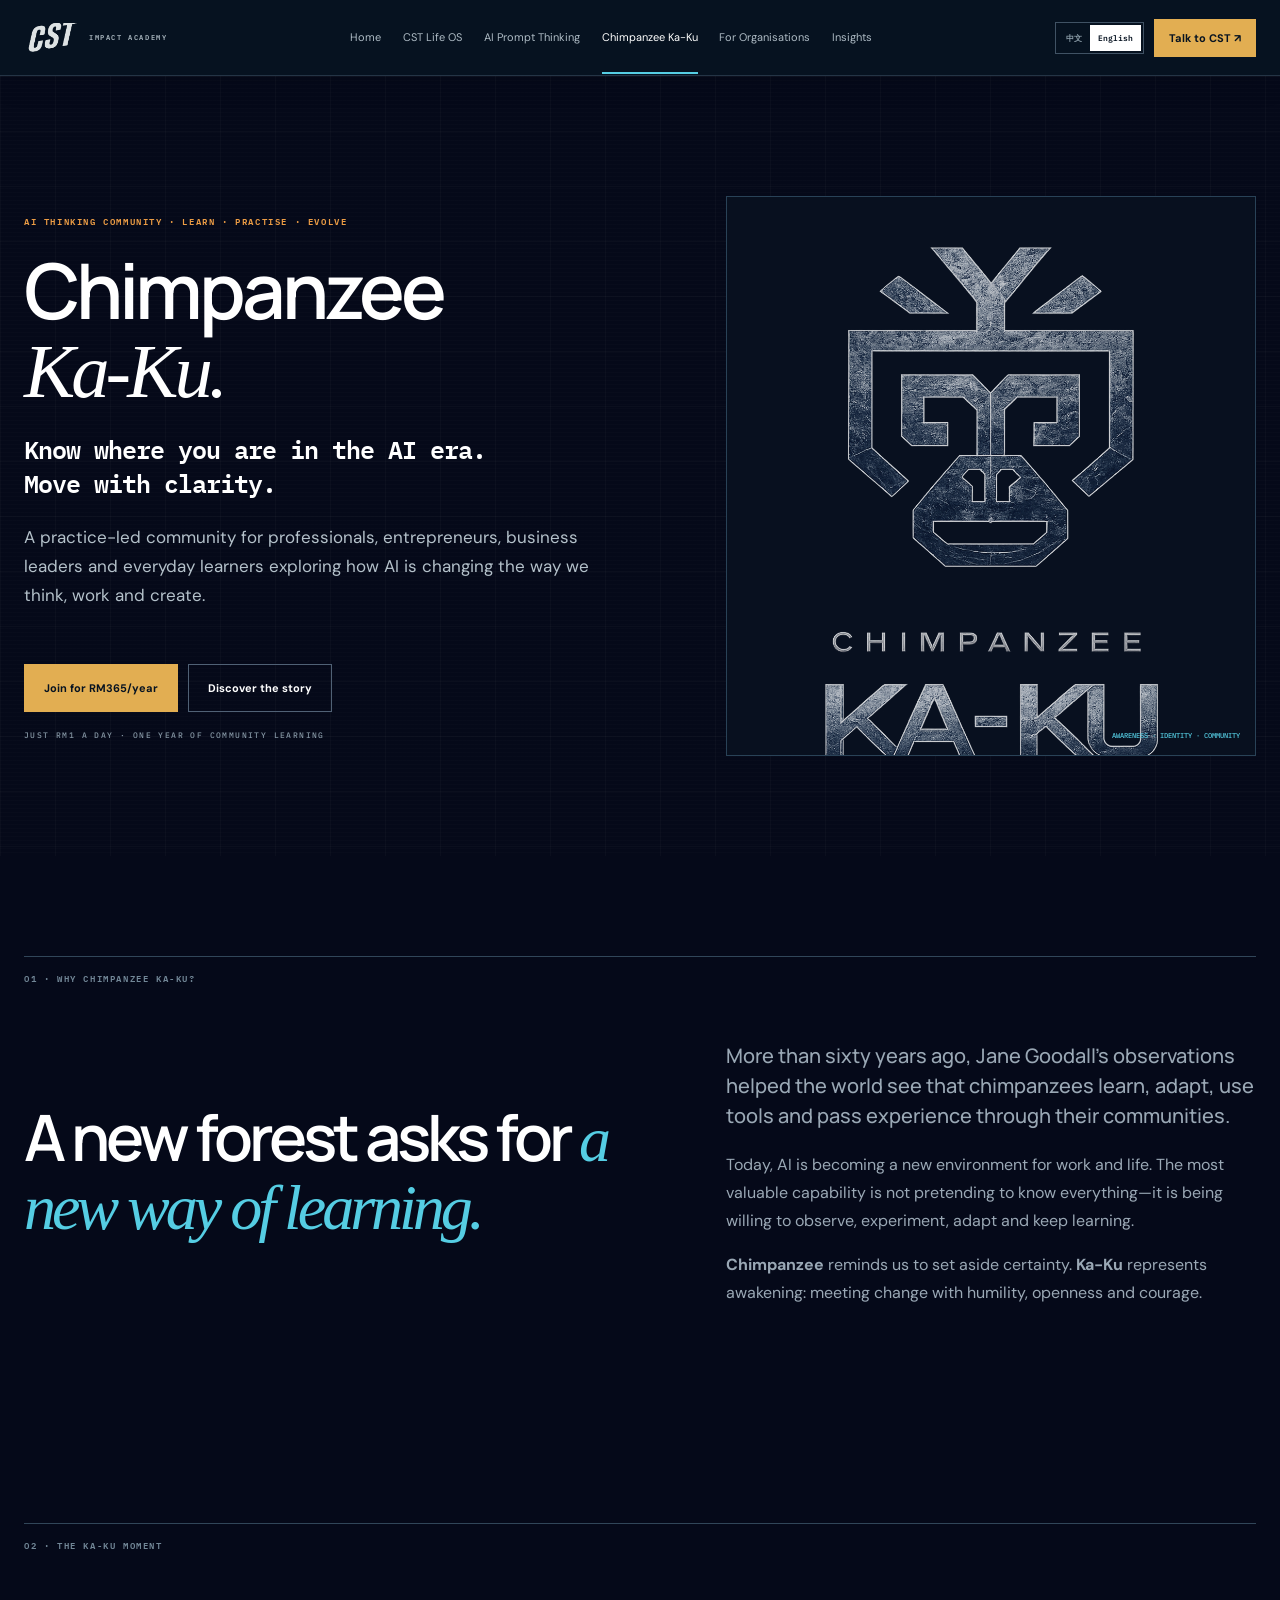
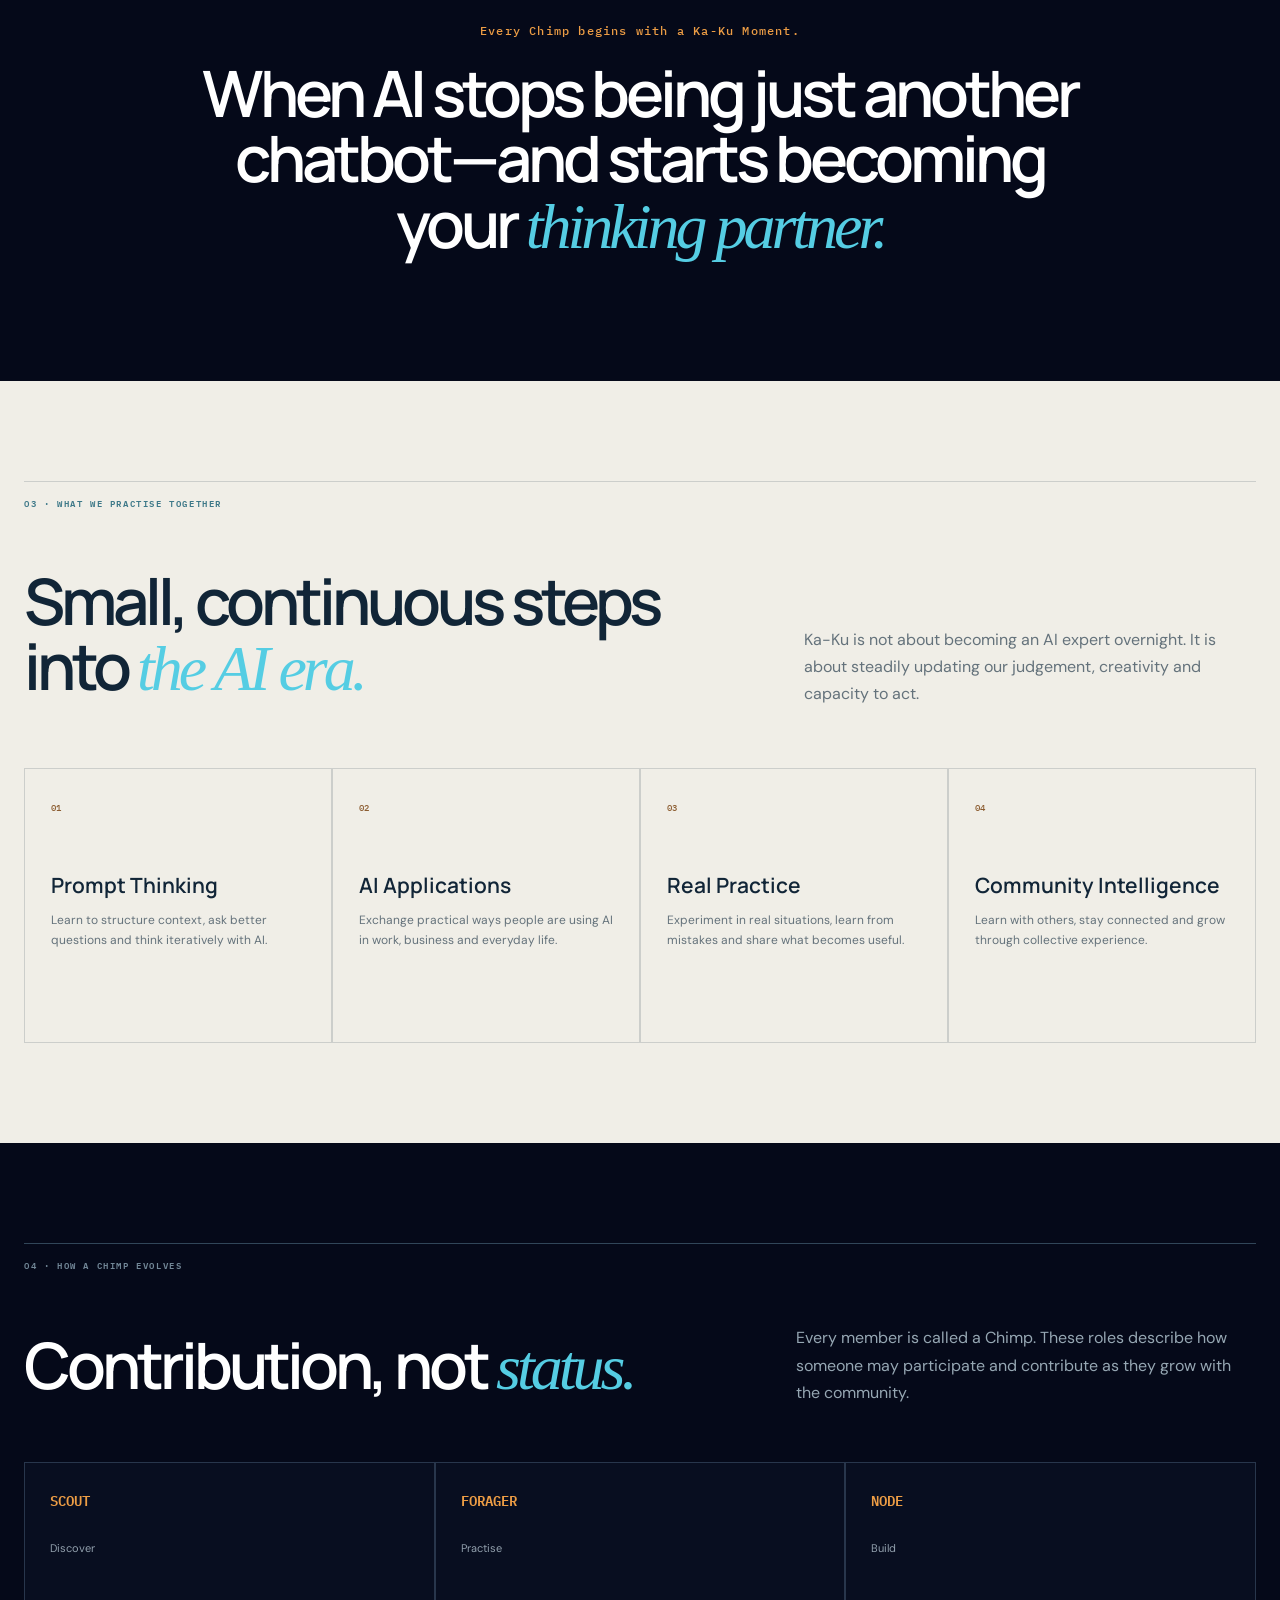
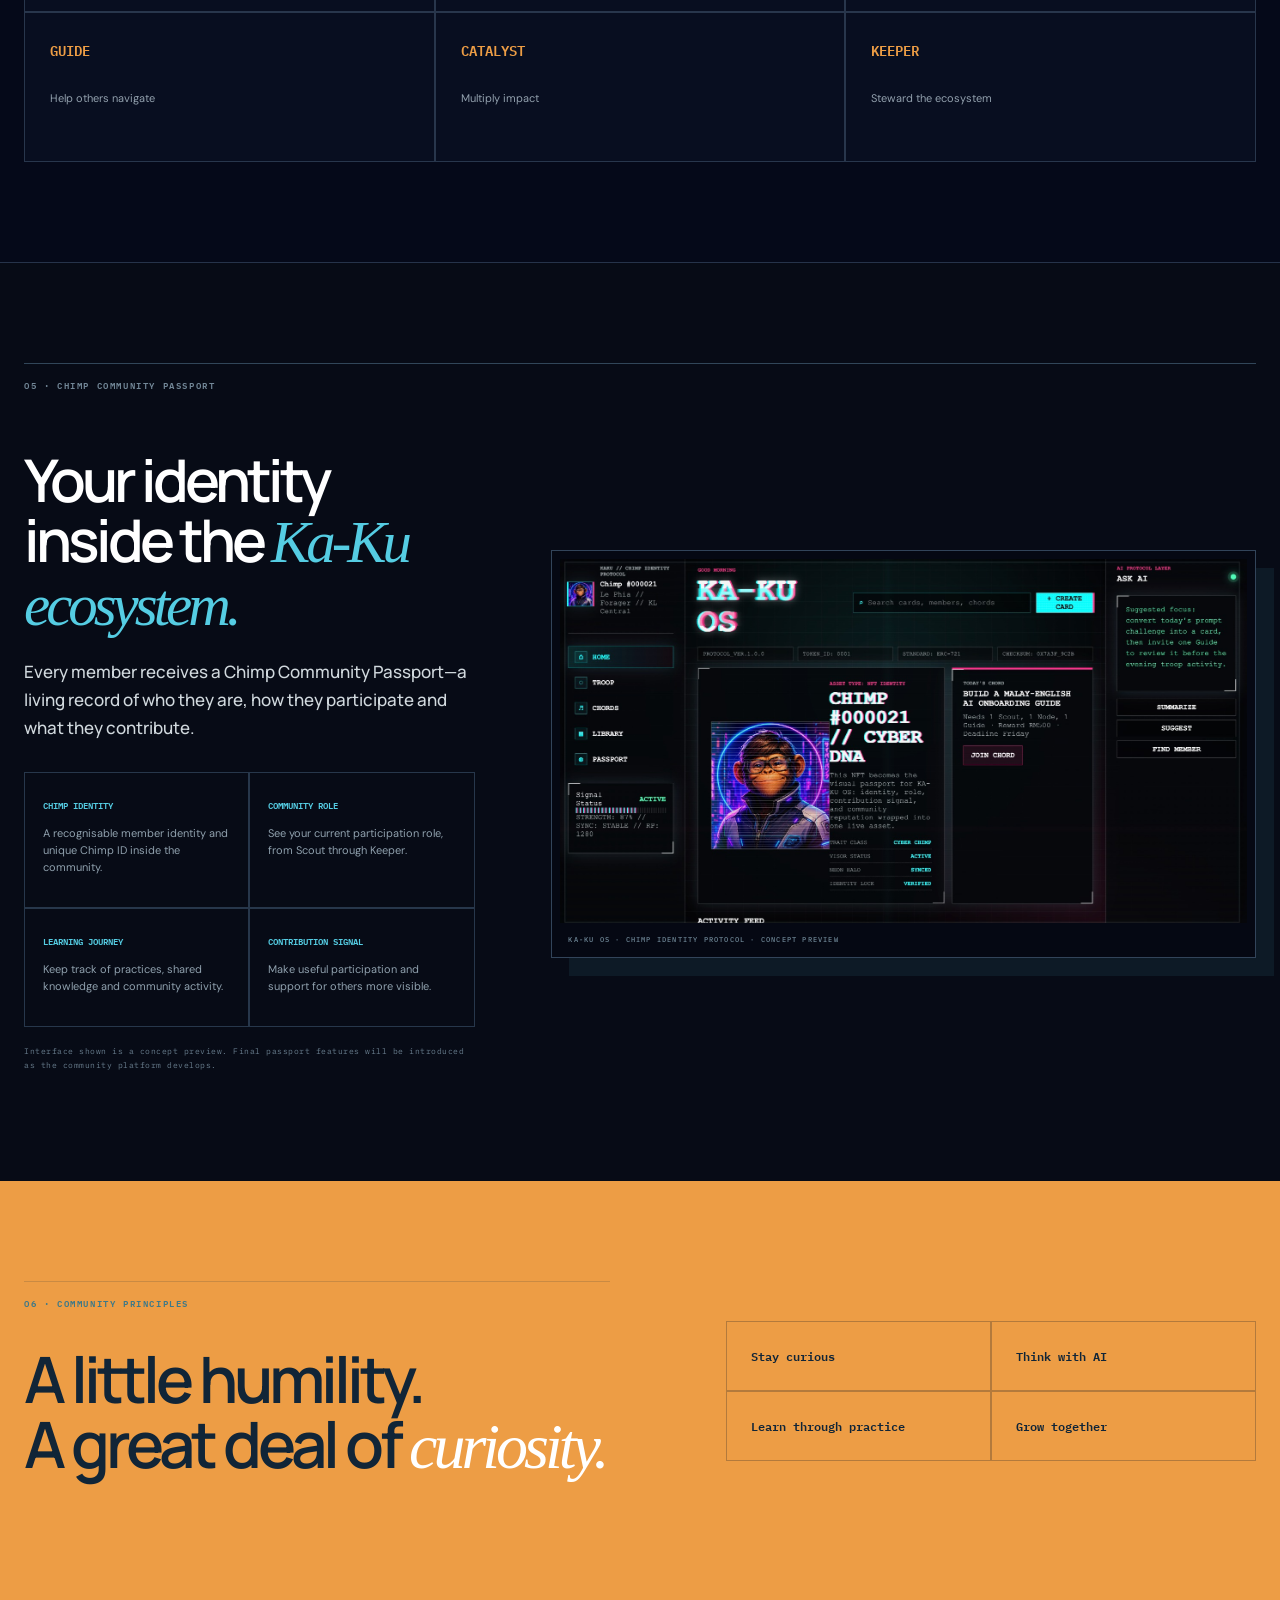
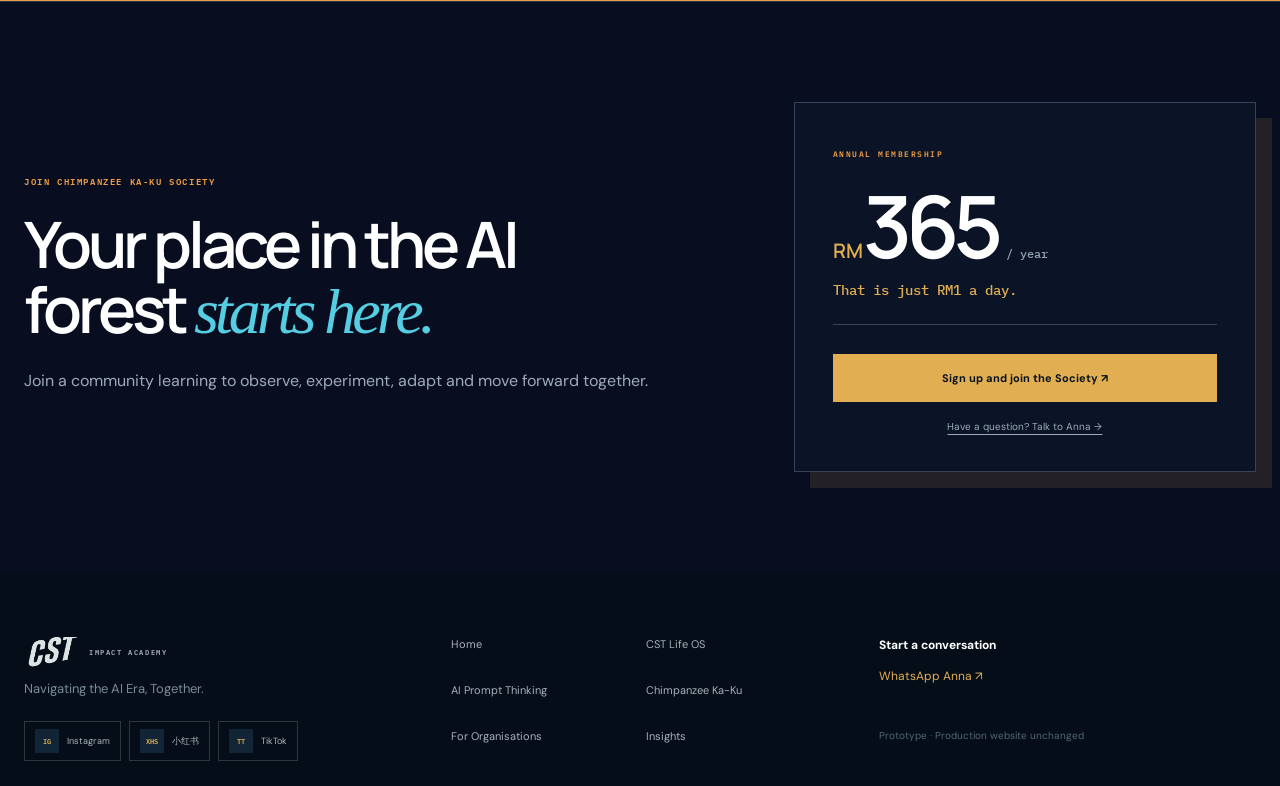
<file: kaku.html>
<!doctype html><html lang="en"><head><meta charset="utf-8"><meta name="viewport" content="width=device-width,initial-scale=1"><title>Chimpanzee Ka-Ku — The AI Thinking Community</title><meta name="description" content="A community for professionals, entrepreneurs and leaders to explore, practise and evolve with AI."><link rel="stylesheet" href="site.css"></head><body class="kaku-page"><a class="skip" href="#main">Skip to content</a><div data-header></div><main id="main">
<section class="hero kaku-hero"><div class="scan"></div><div class="wrap hero-grid"><div><p class="label amber">AI THINKING COMMUNITY · LEARN · PRACTISE · EVOLVE</p><h1>Chimpanzee<br><em>Ka-Ku.</em></h1><h2>Know where you are in the AI era.<br>Move with clarity.</h2><p class="lede">A practice-led community for professionals, entrepreneurs, business leaders and everyday learners exploring how AI is changing the way we think, work and create.</p><div class="actions"><a class="btn gold" data-kaku-signup>Join for RM365/year</a><a class="btn line" href="#story">Discover the story</a></div><p class="hero-price">JUST RM1 A DAY · ONE YEAR OF COMMUNITY LEARNING</p></div><div class="kaku-panel"><img src="kaku-logo.png" alt="Chimpanzee Ka-Ku"><span>AWARENESS · IDENTITY · COMMUNITY</span></div></div></section>
<section class="section kaku-dark" id="story"><div class="wrap"><p class="index pale">01 · WHY CHIMPANZEE KA-KU?</p><div class="split"><h2>A new forest asks for <em>a new way of learning.</em></h2><div class="prose"><p class="big">More than sixty years ago, Jane Goodall’s observations helped the world see that chimpanzees learn, adapt, use tools and pass experience through their communities.</p><p>Today, AI is becoming a new environment for work and life. The most valuable capability is not pretending to know everything—it is being willing to observe, experiment, adapt and keep learning.</p><p><strong>Chimpanzee</strong> reminds us to set aside certainty. <strong>Ka-Ku</strong> represents awakening: meeting change with humility, openness and courage.</p></div></div></div></section>
<section class="section kaku-dark"><div class="wrap"><p class="index pale">02 · THE KA-KU MOMENT</p><div class="kaku-moment"><p>Every Chimp begins with a Ka-Ku Moment.</p><h2>When AI stops being just another chatbot—and starts becoming your <em>thinking partner.</em></h2></div></div></section>
<section class="section kaku-paper"><div class="wrap"><p class="index">03 · WHAT WE PRACTISE TOGETHER</p><div class="section-head"><h2>Small, continuous steps<br>into <em>the AI era.</em></h2><p>Ka-Ku is not about becoming an AI expert overnight. It is about steadily updating our judgement, creativity and capacity to act.</p></div><div class="kaku-practice"><article><b>01</b><h3>Prompt Thinking</h3><p>Learn to structure context, ask better questions and think iteratively with AI.</p></article><article><b>02</b><h3>AI Applications</h3><p>Exchange practical ways people are using AI in work, business and everyday life.</p></article><article><b>03</b><h3>Real Practice</h3><p>Experiment in real situations, learn from mistakes and share what becomes useful.</p></article><article><b>04</b><h3>Community Intelligence</h3><p>Learn with others, stay connected and grow through collective experience.</p></article></div></div></section>
<section class="section kaku-dark"><div class="wrap"><p class="index pale">04 · HOW A CHIMP EVOLVES</p><div class="role-intro"><h2>Contribution, not <em>status.</em></h2><p>Every member is called a Chimp. These roles describe how someone may participate and contribute as they grow with the community.</p></div><div class="role-grid"><article><b>SCOUT</b><span>Discover</span></article><article><b>FORAGER</b><span>Practise</span></article><article><b>NODE</b><span>Build</span></article><article><b>GUIDE</b><span>Help others navigate</span></article><article><b>CATALYST</b><span>Multiply impact</span></article><article><b>KEEPER</b><span>Steward the ecosystem</span></article></div></div></section>
<section class="section passport-section"><div class="wrap"><p class="index pale">05 · CHIMP COMMUNITY PASSPORT</p><div class="passport-grid"><div class="passport-copy"><h2>Your identity inside the <em>Ka-Ku ecosystem.</em></h2><p class="big">Every member receives a Chimp Community Passport—a living record of who they are, how they participate and what they contribute.</p><div class="passport-features"><article><b>CHIMP IDENTITY</b><p>A recognisable member identity and unique Chimp ID inside the community.</p></article><article><b>COMMUNITY ROLE</b><p>See your current participation role, from Scout through Keeper.</p></article><article><b>LEARNING JOURNEY</b><p>Keep track of practices, shared knowledge and community activity.</p></article><article><b>CONTRIBUTION SIGNAL</b><p>Make useful participation and support for others more visible.</p></article></div><p class="concept-note">Interface shown is a concept preview. Final passport features will be introduced as the community platform develops.</p></div><figure class="passport-preview"><img src="chimp-community-passport.jpeg" alt="Concept interface for the Chimp Community Passport showing a member identity, role and community activity"><figcaption>KA-KU OS · CHIMP IDENTITY PROTOCOL · CONCEPT PREVIEW</figcaption></figure></div></div></section>
<section class="section kaku-amber"><div class="wrap split"><div><p class="index">06 · COMMUNITY PRINCIPLES</p><h2>A little humility.<br>A great deal of <em>curiosity.</em></h2></div><div class="principles"><span>Stay curious</span><span>Think with AI</span><span>Learn through practice</span><span>Grow together</span></div></div></section>
<section class="section membership"><div class="wrap membership-grid"><div><p class="label amber">JOIN CHIMPANZEE KA-KU SOCIETY</p><h2>Your place in the AI forest <em>starts here.</em></h2><p>Join a community learning to observe, experiment, adapt and move forward together.</p></div><div class="price-card"><small>ANNUAL MEMBERSHIP</small><div><sup>RM</sup><strong>365</strong><span>/ year</span></div><p>That is just RM1 a day.</p><a class="btn gold" data-kaku-signup>Sign up and join the Society ↗</a><a class="ask-link" data-wa>Have a question? Talk to Anna →</a></div></div></section>
</main><div data-footer></div><script src="site.js"></script></body></html>
</file>
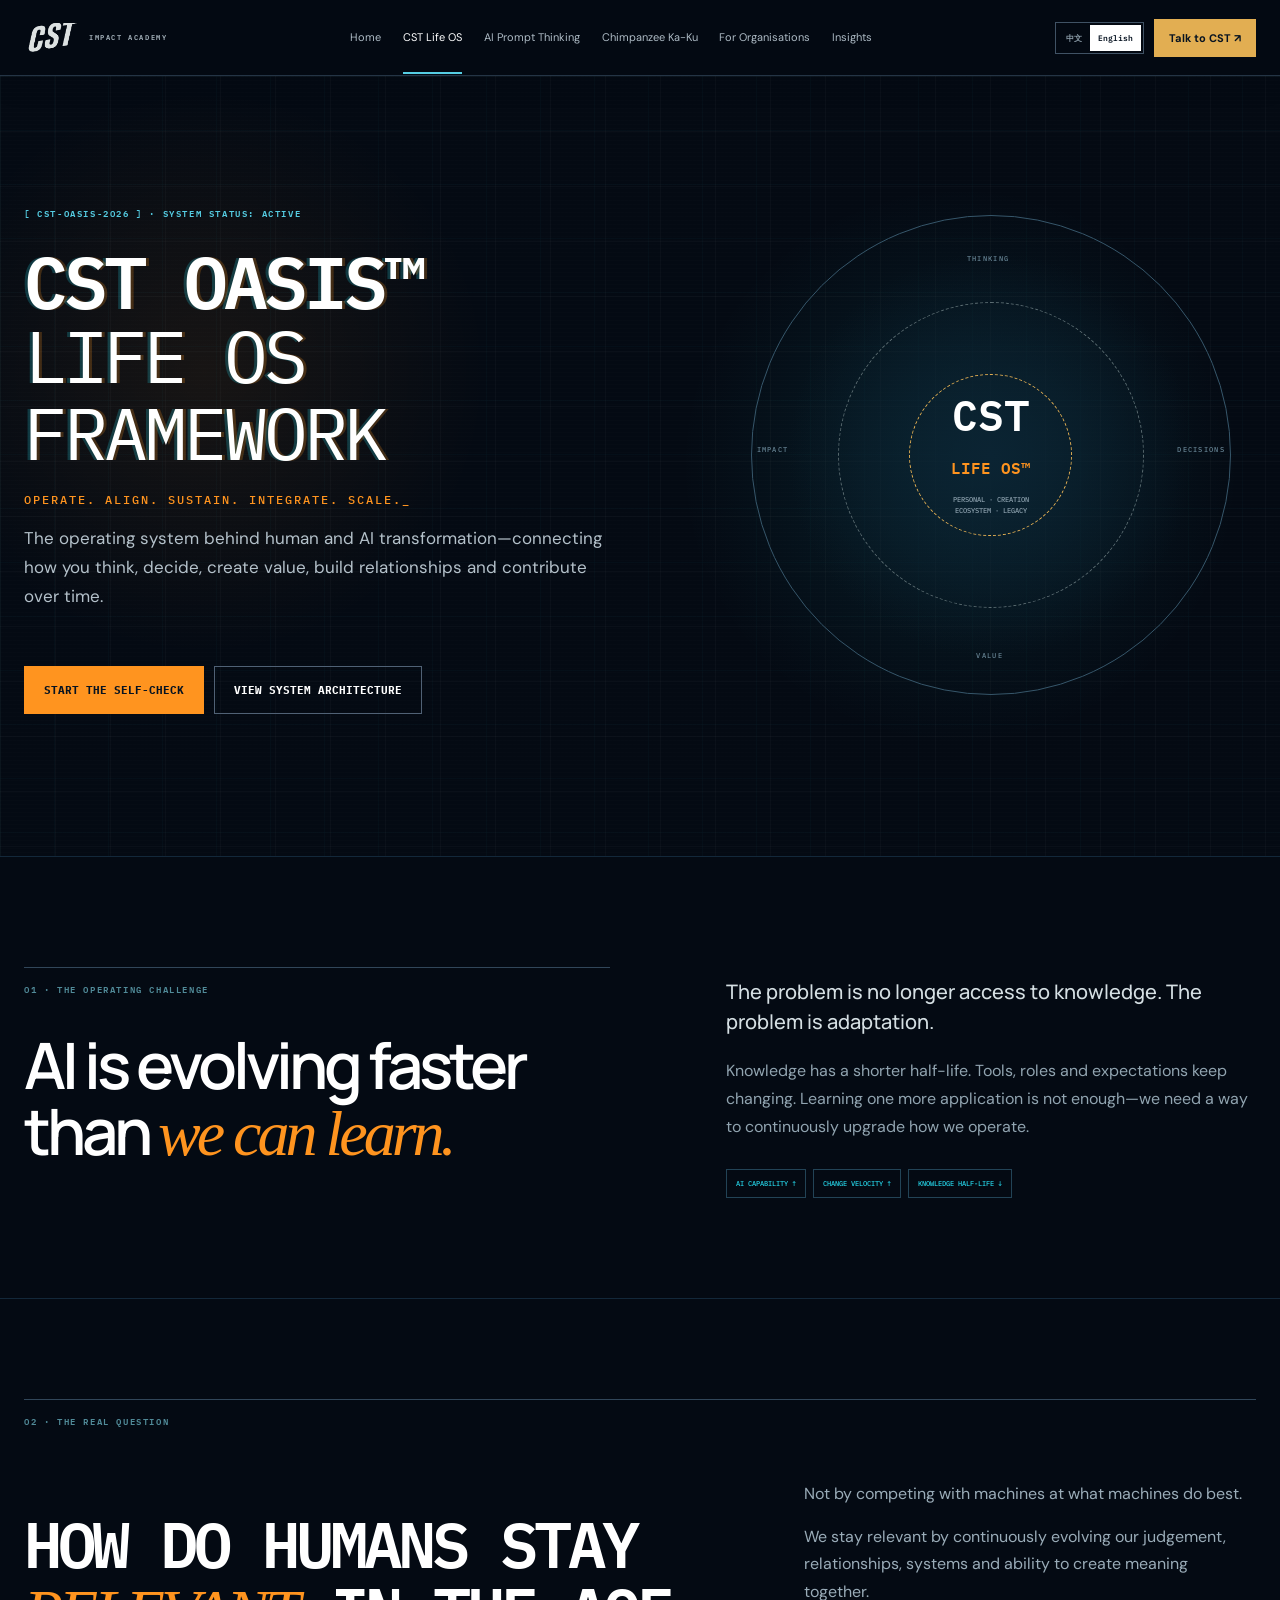
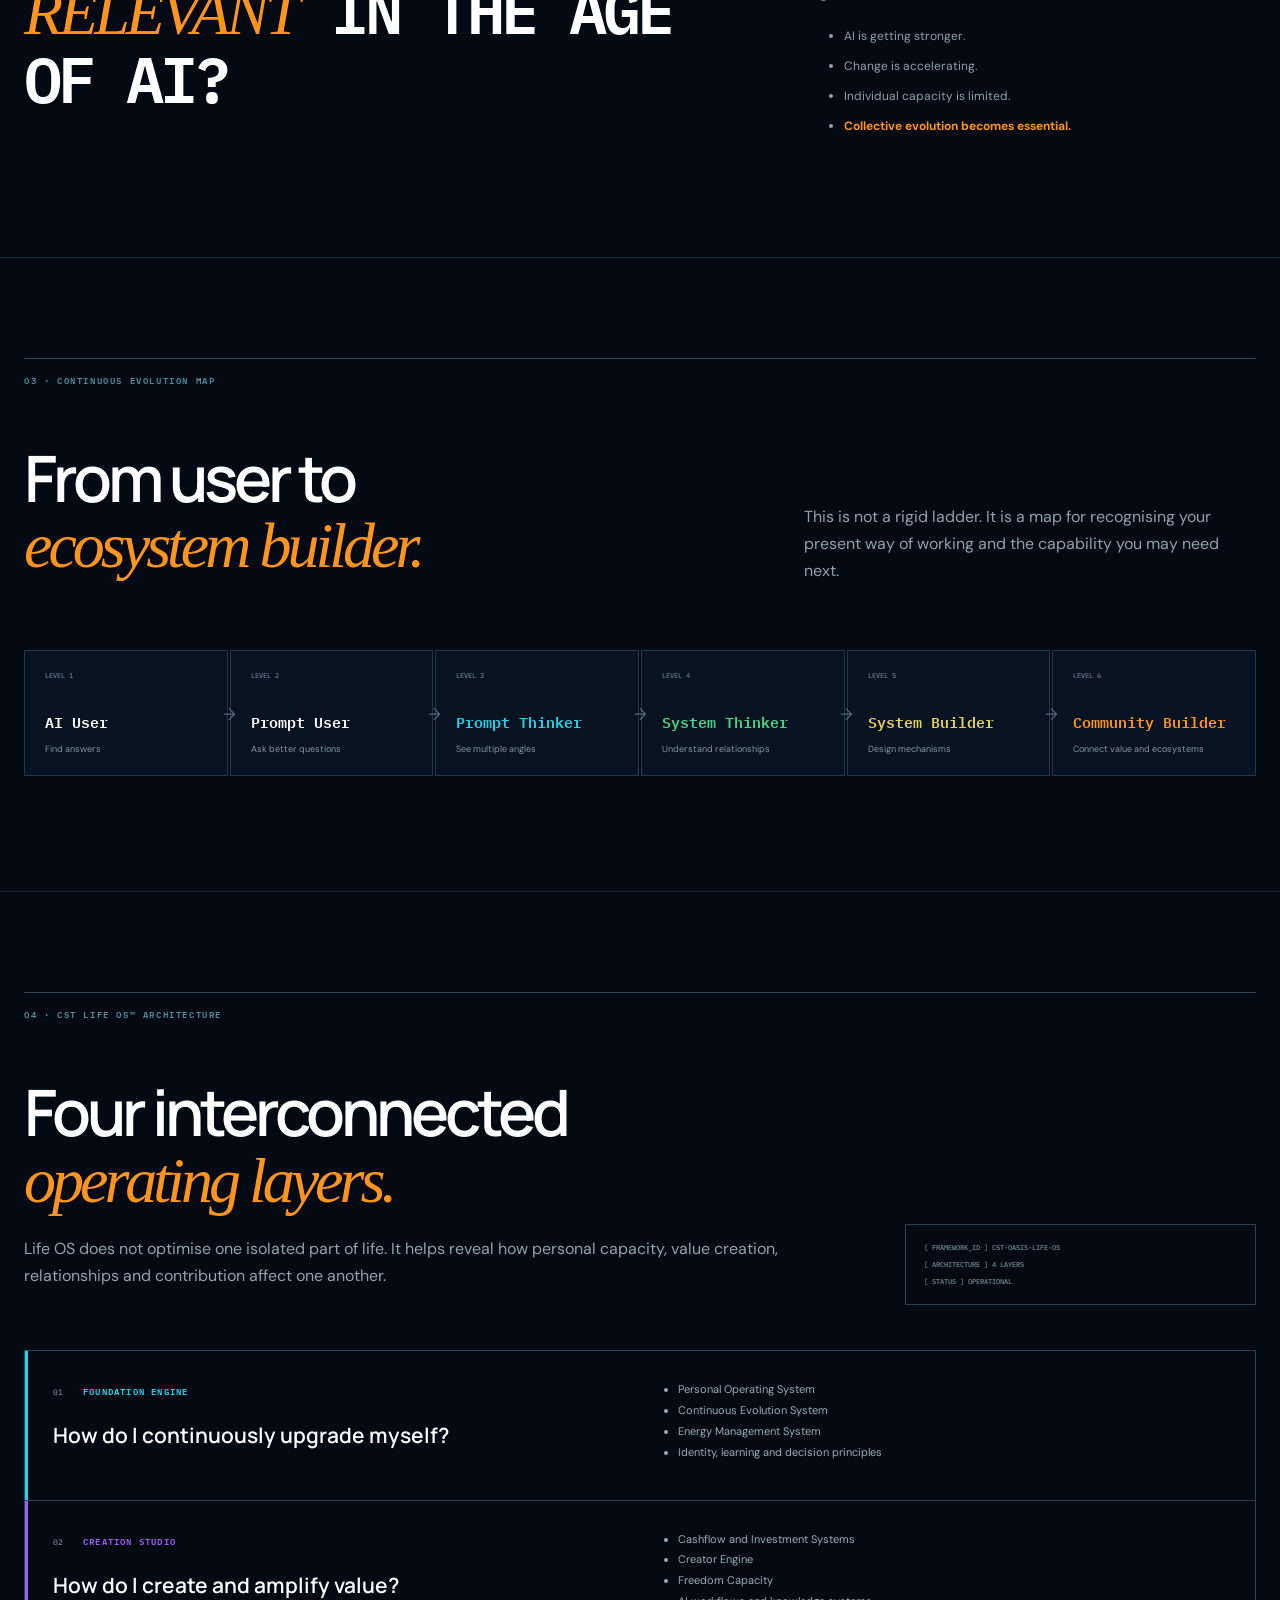
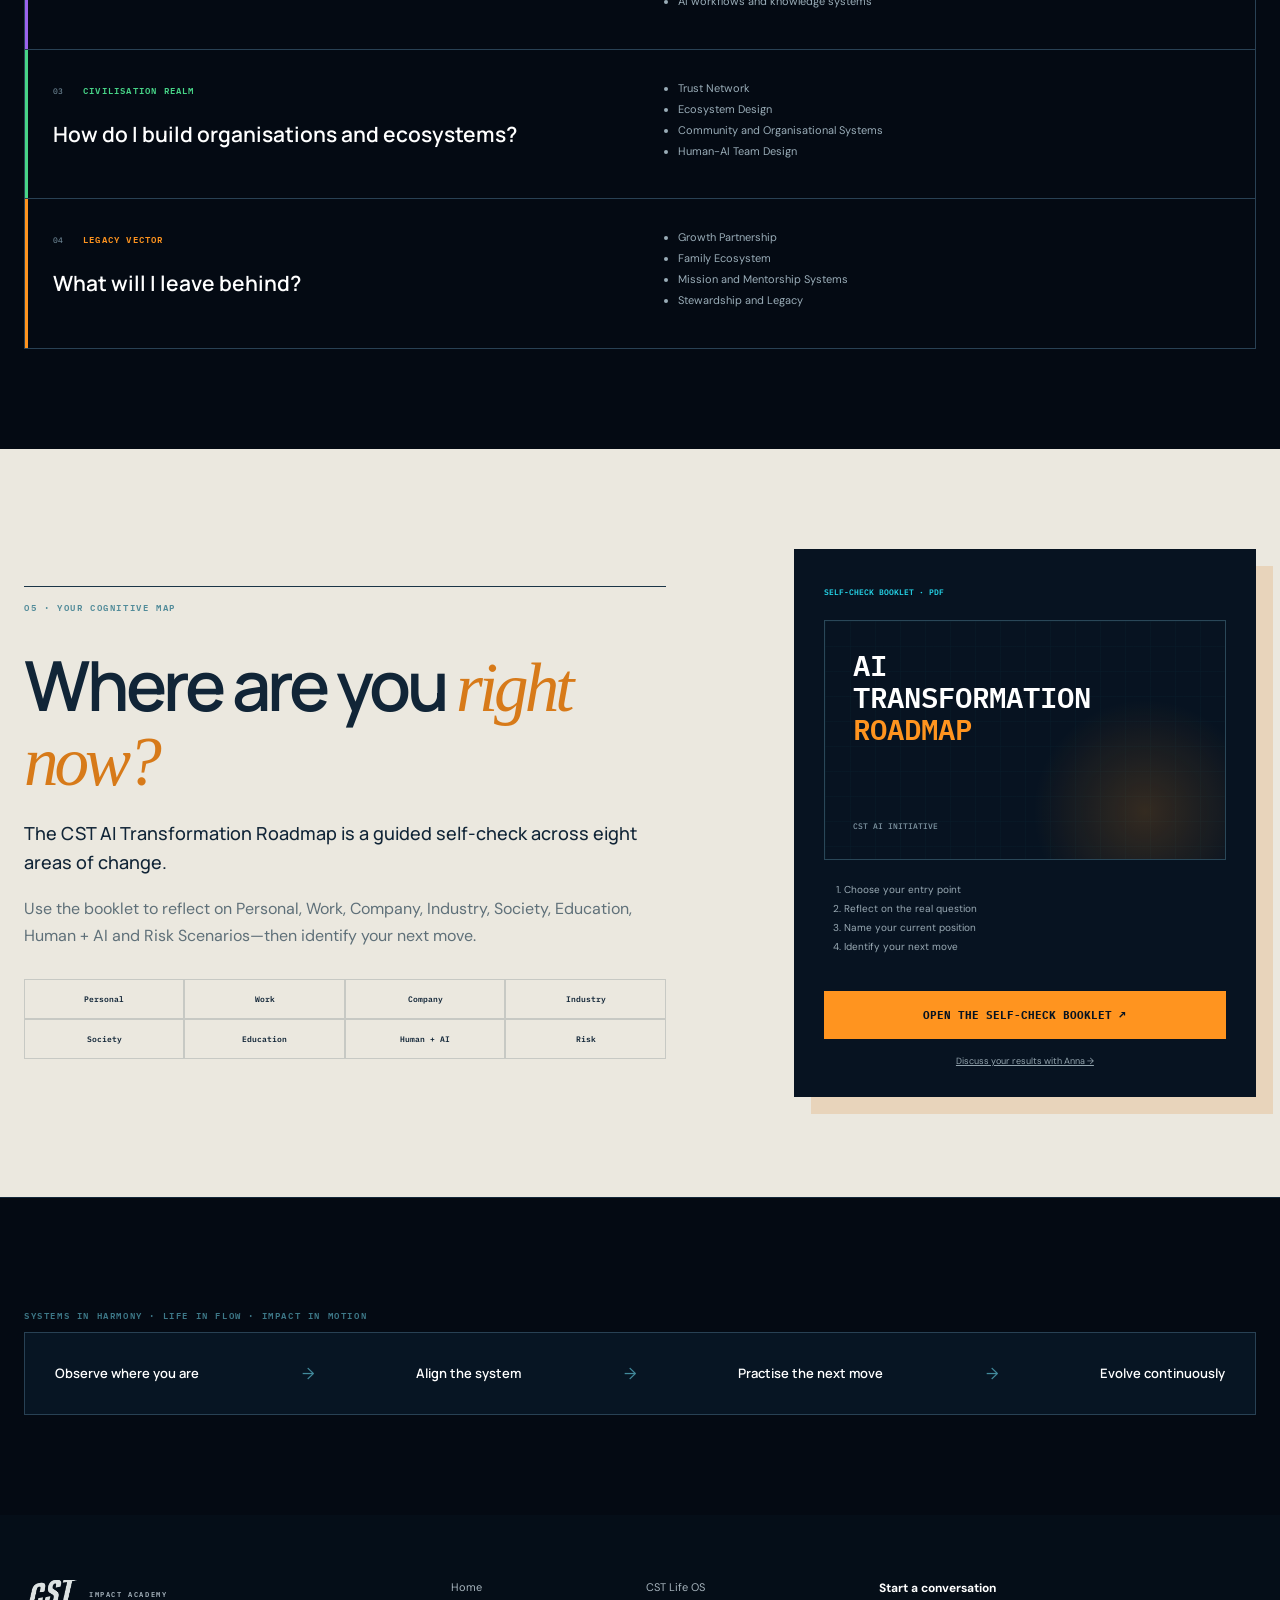
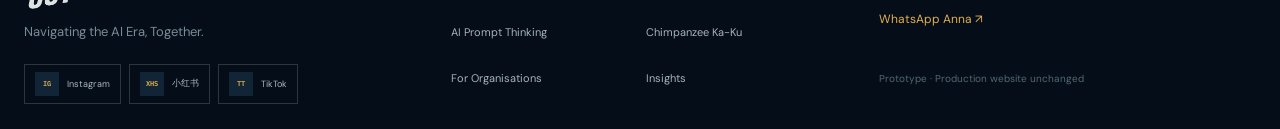
<file: life-os.html>
<!doctype html><html lang="en"><head><meta charset="utf-8"><meta name="viewport" content="width=device-width,initial-scale=1"><title>CST Life OS™ — The operating system behind transformation</title><meta name="description" content="CST Life OS connects personal evolution, value creation, ecosystems and long-term contribution."><link rel="stylesheet" href="site.css"></head><body class="lifeos-page"><a class="skip" href="#main">Skip to content</a><div data-header></div><main id="main">
<section class="hero subhero os-hero"><div class="os-scan"></div><div class="wrap split"><div><p class="label">[ CST-OASIS-2026 ] · SYSTEM STATUS: ACTIVE</p><h1>CST OASIS™<br><em>Life OS Framework</em></h1><p class="os-command">OPERATE. ALIGN. SUSTAIN. INTEGRATE. SCALE._</p><p class="lede">The operating system behind human and AI transformation—connecting how you think, decide, create value, build relationships and contribute over time.</p><div class="actions"><a class="btn gold" href="#self-check">Start the self-check</a><a class="btn line" href="#layers">View system architecture</a></div></div><div class="os-orbit"><i></i><i></i><strong>CST<br><span>LIFE OS™</span><small>PERSONAL · CREATION<br>ECOSYSTEM · LEGACY</small></strong><b class="orbit-tag t1">THINKING</b><b class="orbit-tag t2">DECISIONS</b><b class="orbit-tag t3">VALUE</b><b class="orbit-tag t4">IMPACT</b></div></div></section>
<section class="section os-reality"><div class="wrap split"><div><p class="index pale">01 · THE OPERATING CHALLENGE</p><h2>AI is evolving faster than <em>we can learn.</em></h2></div><div class="prose"><p class="big">The problem is no longer access to knowledge. The problem is adaptation.</p><p>Knowledge has a shorter half-life. Tools, roles and expectations keep changing. Learning one more application is not enough—we need a way to continuously upgrade how we operate.</p><div class="system-readout"><span>AI CAPABILITY ↑</span><span>CHANGE VELOCITY ↑</span><span>KNOWLEDGE HALF-LIFE ↓</span></div></div></div></section>
<section class="section os-question"><div class="wrap"><p class="index pale">02 · THE REAL QUESTION</p><div class="question-grid"><h2>How do humans stay <em>relevant</em> in the age of AI?</h2><div><p>Not by competing with machines at what machines do best.</p><p>We stay relevant by continuously evolving our judgement, relationships, systems and ability to create meaning together.</p><ul><li>AI is getting stronger.</li><li>Change is accelerating.</li><li>Individual capacity is limited.</li><li><strong>Collective evolution becomes essential.</strong></li></ul></div></div></div></section>
<section class="section os-levels"><div class="wrap"><p class="index pale">03 · CONTINUOUS EVOLUTION MAP</p><div class="section-head"><h2>From user to<br><em>ecosystem builder.</em></h2><p>This is not a rigid ladder. It is a map for recognising your present way of working and the capability you may need next.</p></div><div class="level-map"><article><small>LEVEL 1</small><b>AI User</b><span>Find answers</span></article><i>↓</i><article><small>LEVEL 2</small><b>Prompt User</b><span>Ask better questions</span></article><i>↓</i><article><small>LEVEL 3</small><b>Prompt Thinker</b><span>See multiple angles</span></article><i>↓</i><article><small>LEVEL 4</small><b>System Thinker</b><span>Understand relationships</span></article><i>↓</i><article><small>LEVEL 5</small><b>System Builder</b><span>Design mechanisms</span></article><i>↓</i><article><small>LEVEL 6</small><b>Community Builder</b><span>Connect value and ecosystems</span></article></div></div></section>
<section class="section os-architecture" id="layers"><div class="wrap"><p class="index pale">04 · CST LIFE OS™ ARCHITECTURE</p><div class="architecture-head"><div><h2>Four interconnected<br><em>operating layers.</em></h2><p>Life OS does not optimise one isolated part of life. It helps reveal how personal capacity, value creation, relationships and contribution affect one another.</p></div><div class="system-status"><small>[ FRAMEWORK_ID ] CST-OASIS-LIFE-OS</small><small>[ ARCHITECTURE ] 4 LAYERS</small><small>[ STATUS ] OPERATIONAL</small></div></div><div class="os-layer-table">
<article class="foundation"><div><b>01</b><small>FOUNDATION ENGINE</small><h3>How do I continuously upgrade myself?</h3></div><ul><li>Personal Operating System</li><li>Continuous Evolution System</li><li>Energy Management System</li><li>Identity, learning and decision principles</li></ul></article>
<article class="creation"><div><b>02</b><small>CREATION STUDIO</small><h3>How do I create and amplify value?</h3></div><ul><li>Cashflow and Investment Systems</li><li>Creator Engine</li><li>Freedom Capacity</li><li>AI workflows and knowledge systems</li></ul></article>
<article class="civilisation"><div><b>03</b><small>CIVILISATION REALM</small><h3>How do I build organisations and ecosystems?</h3></div><ul><li>Trust Network</li><li>Ecosystem Design</li><li>Community and Organisational Systems</li><li>Human-AI Team Design</li></ul></article>
<article class="legacy"><div><b>04</b><small>LEGACY VECTOR</small><h3>What will I leave behind?</h3></div><ul><li>Growth Partnership</li><li>Family Ecosystem</li><li>Mission and Mentorship Systems</li><li>Stewardship and Legacy</li></ul></article>
</div></div></section>
<section class="section self-check" id="self-check"><div class="wrap self-check-grid"><div><p class="index">05 · YOUR COGNITIVE MAP</p><h2>Where are you <em>right now?</em></h2><p class="big">The CST AI Transformation Roadmap is a guided self-check across eight areas of change.</p><p>Use the booklet to reflect on Personal, Work, Company, Industry, Society, Education, Human + AI and Risk Scenarios—then identify your next move.</p><div class="check-lenses"><span>Personal</span><span>Work</span><span>Company</span><span>Industry</span><span>Society</span><span>Education</span><span>Human + AI</span><span>Risk</span></div></div><div class="booklet-card"><small>SELF-CHECK BOOKLET · PDF</small><div class="booklet-cover"><b>AI<br>TRANSFORMATION<br><em>ROADMAP</em></b><span>CST AI INITIATIVE</span></div><ol><li>Choose your entry point</li><li>Reflect on the real question</li><li>Name your current position</li><li>Identify your next move</li></ol><a class="btn gold" href="CST-AI-Transformation-Roadmap-Self-Check.pdf" target="_blank" rel="noopener">Open the self-check booklet ↗</a><a class="booklet-help" data-wa>Discuss your results with Anna →</a></div></div></section>
<section class="section os-closing"><div class="wrap"><p class="label">SYSTEMS IN HARMONY · LIFE IN FLOW · IMPACT IN MOTION</p><div class="logic"><span>Observe where you are</span><i>→</i><span>Align the system</span><i>→</i><span>Practise the next move</span><i>→</i><span>Evolve continuously</span></div></div></section>
</main><div data-footer></div><script src="site.js"></script></body></html>
</file>
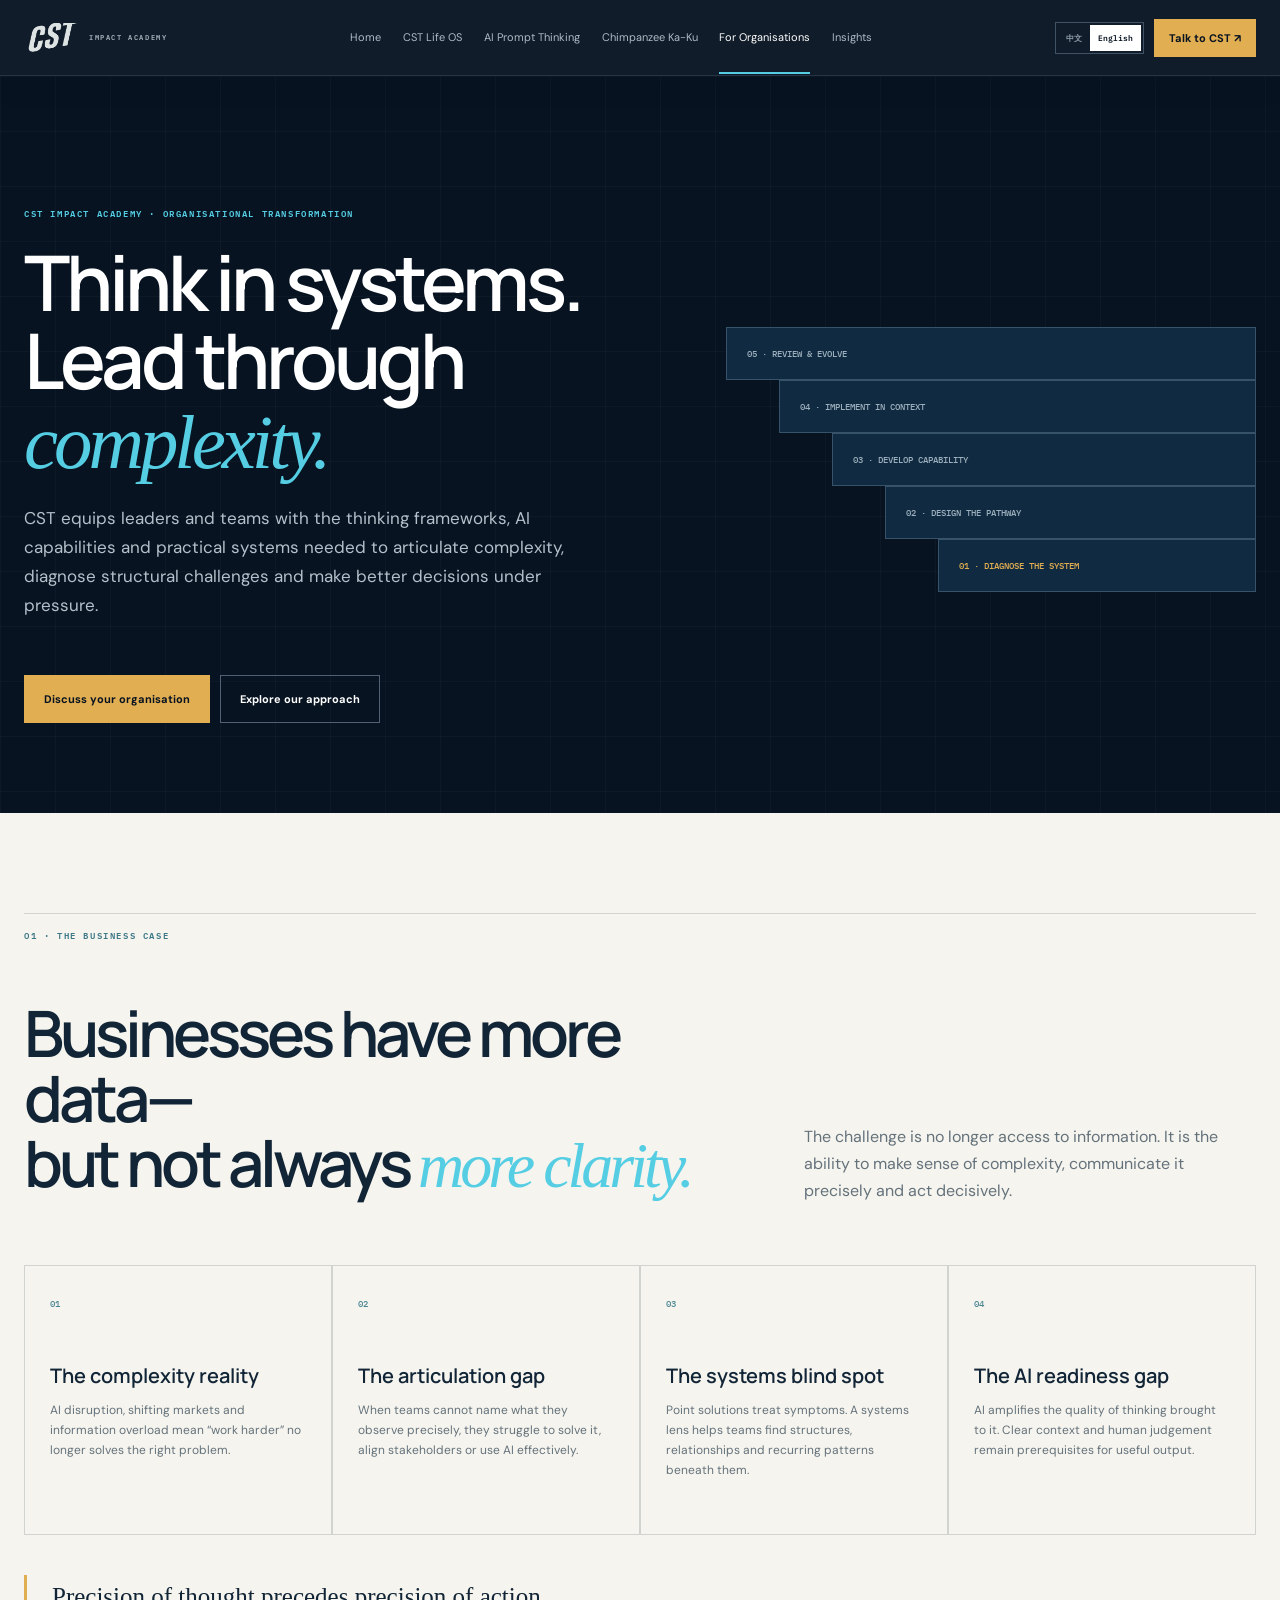
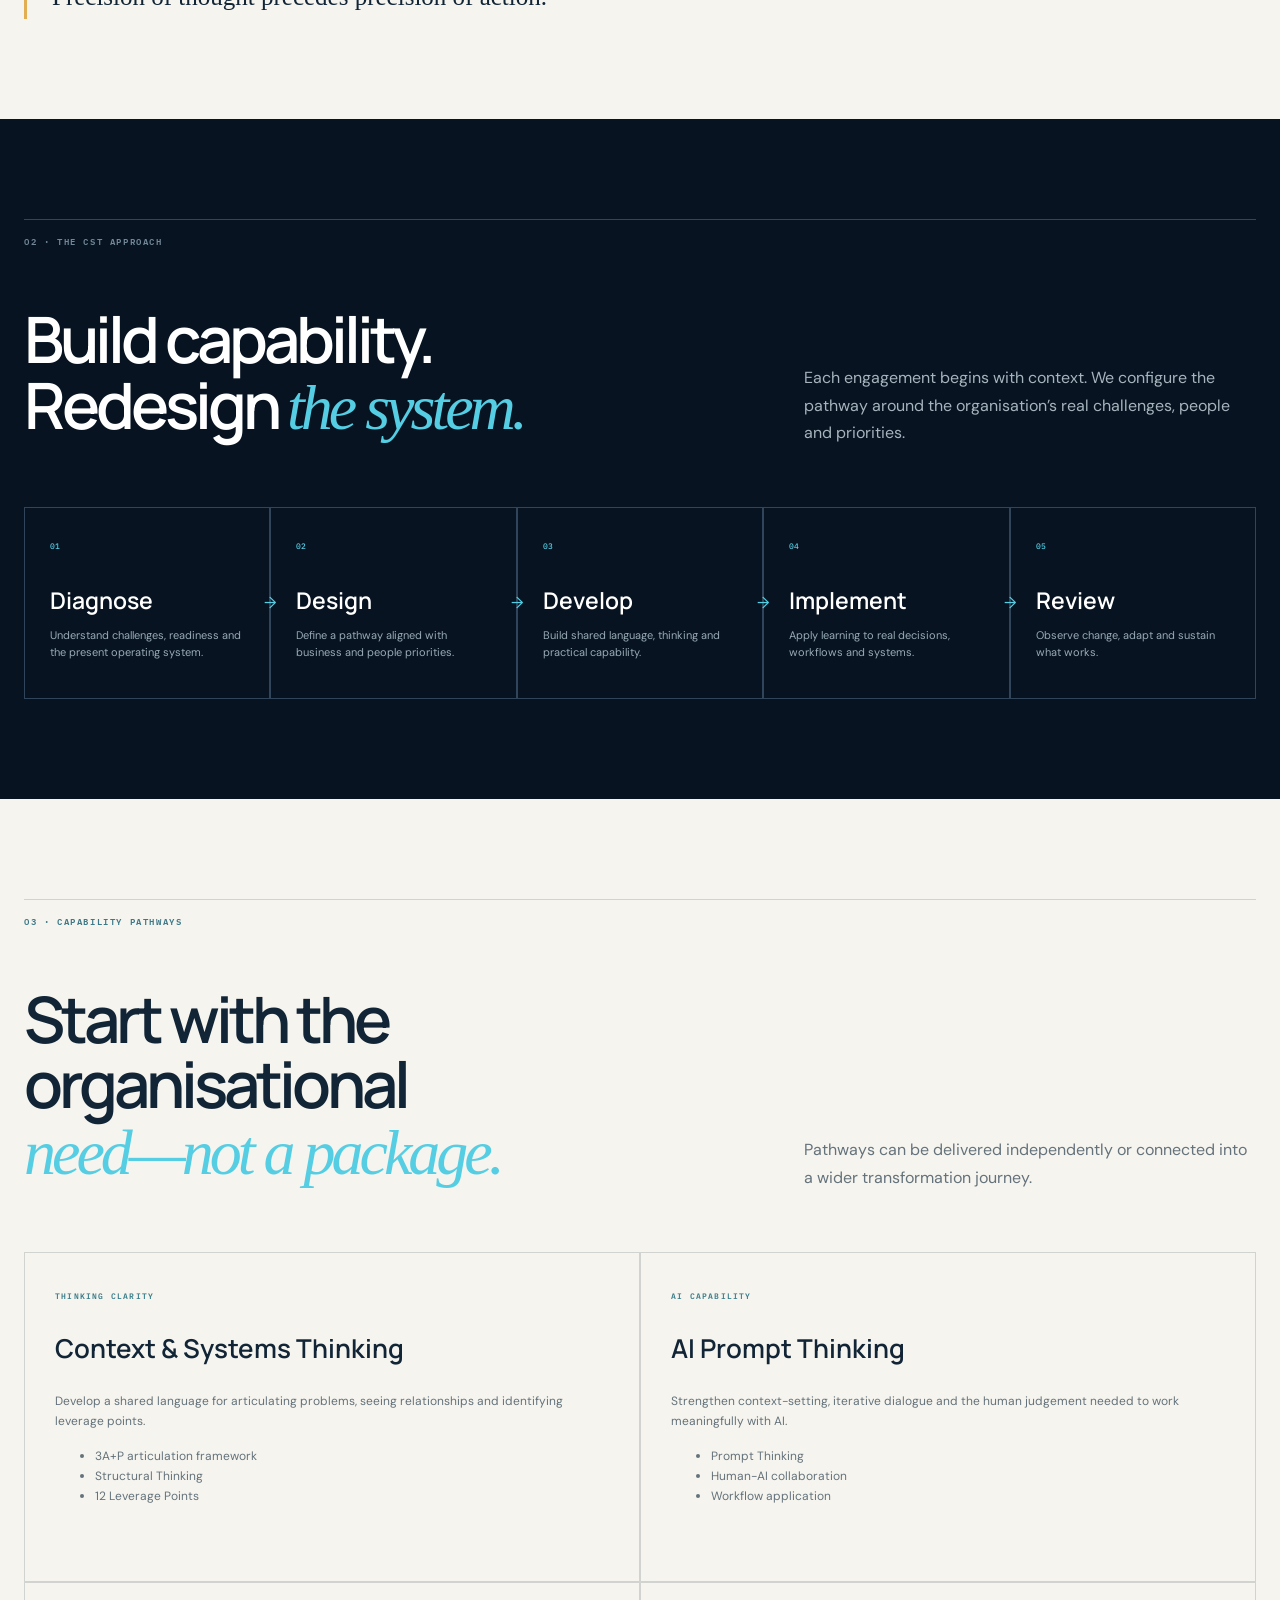
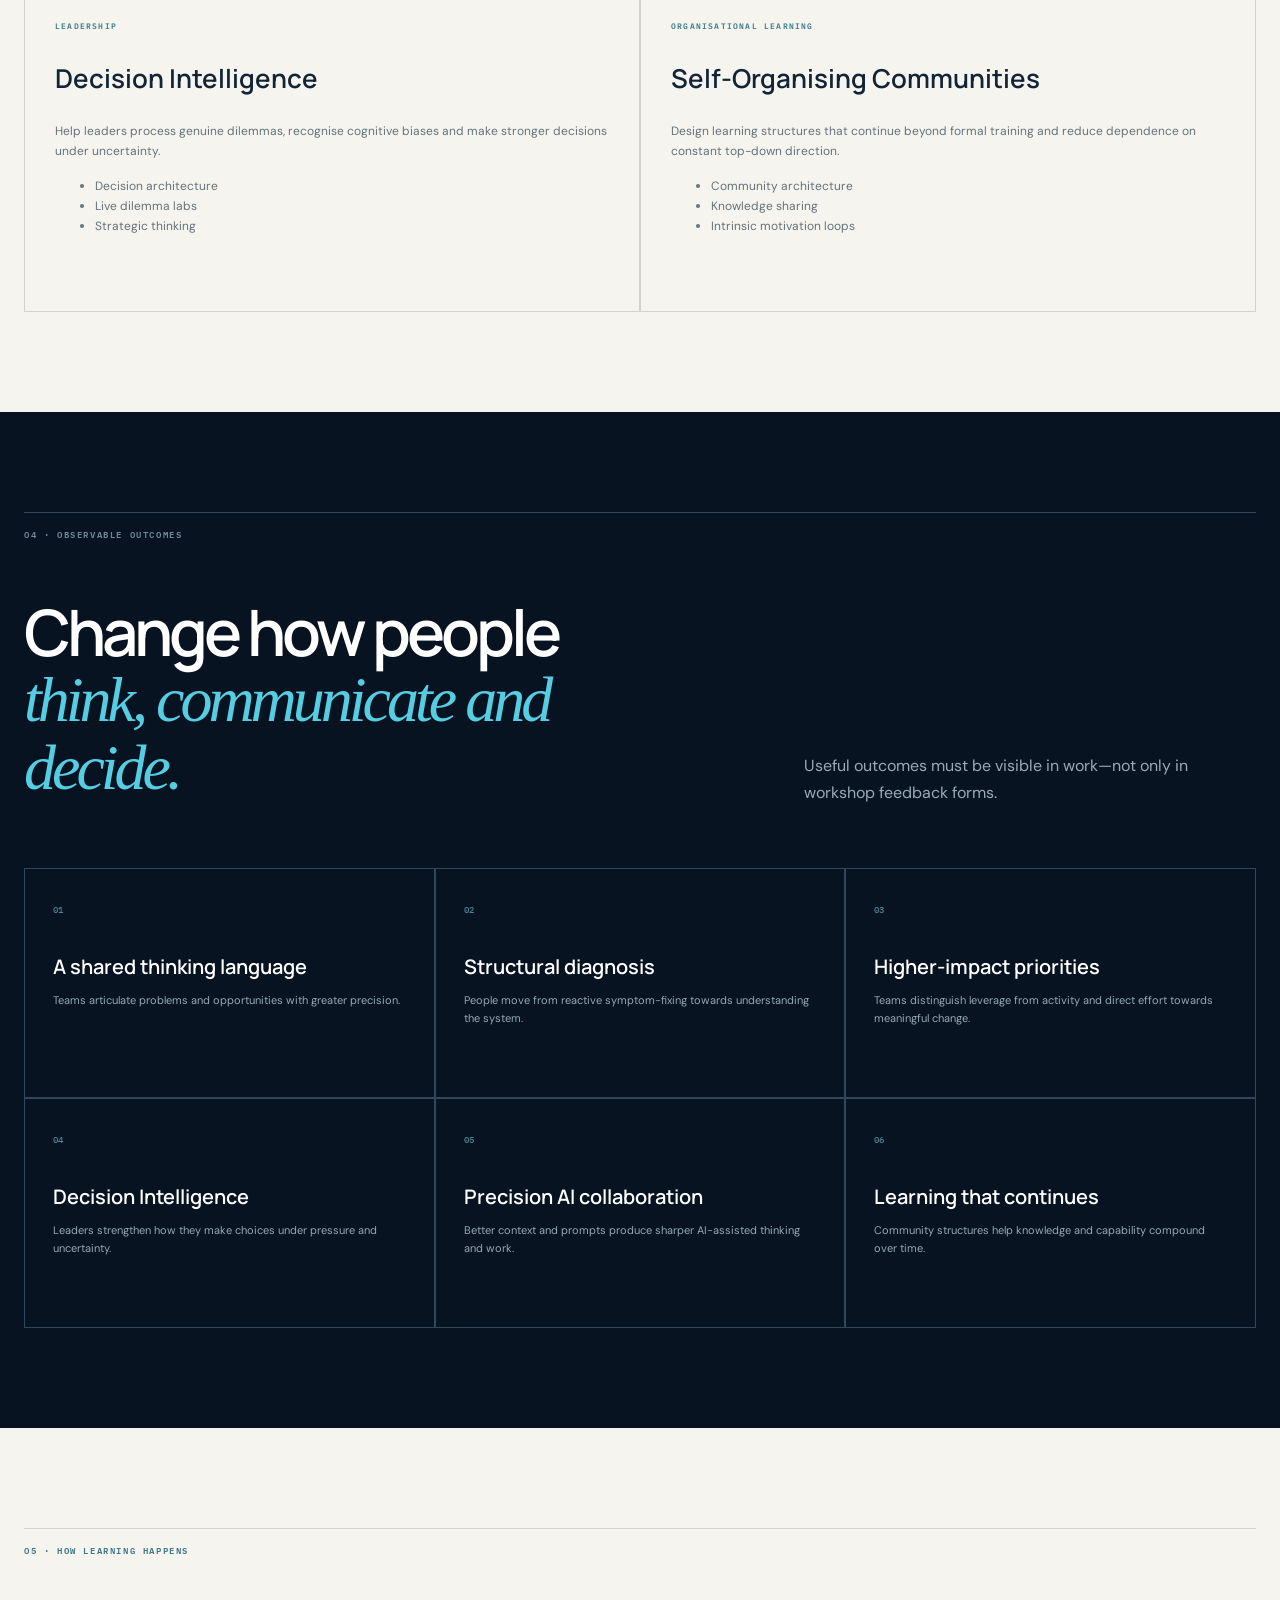
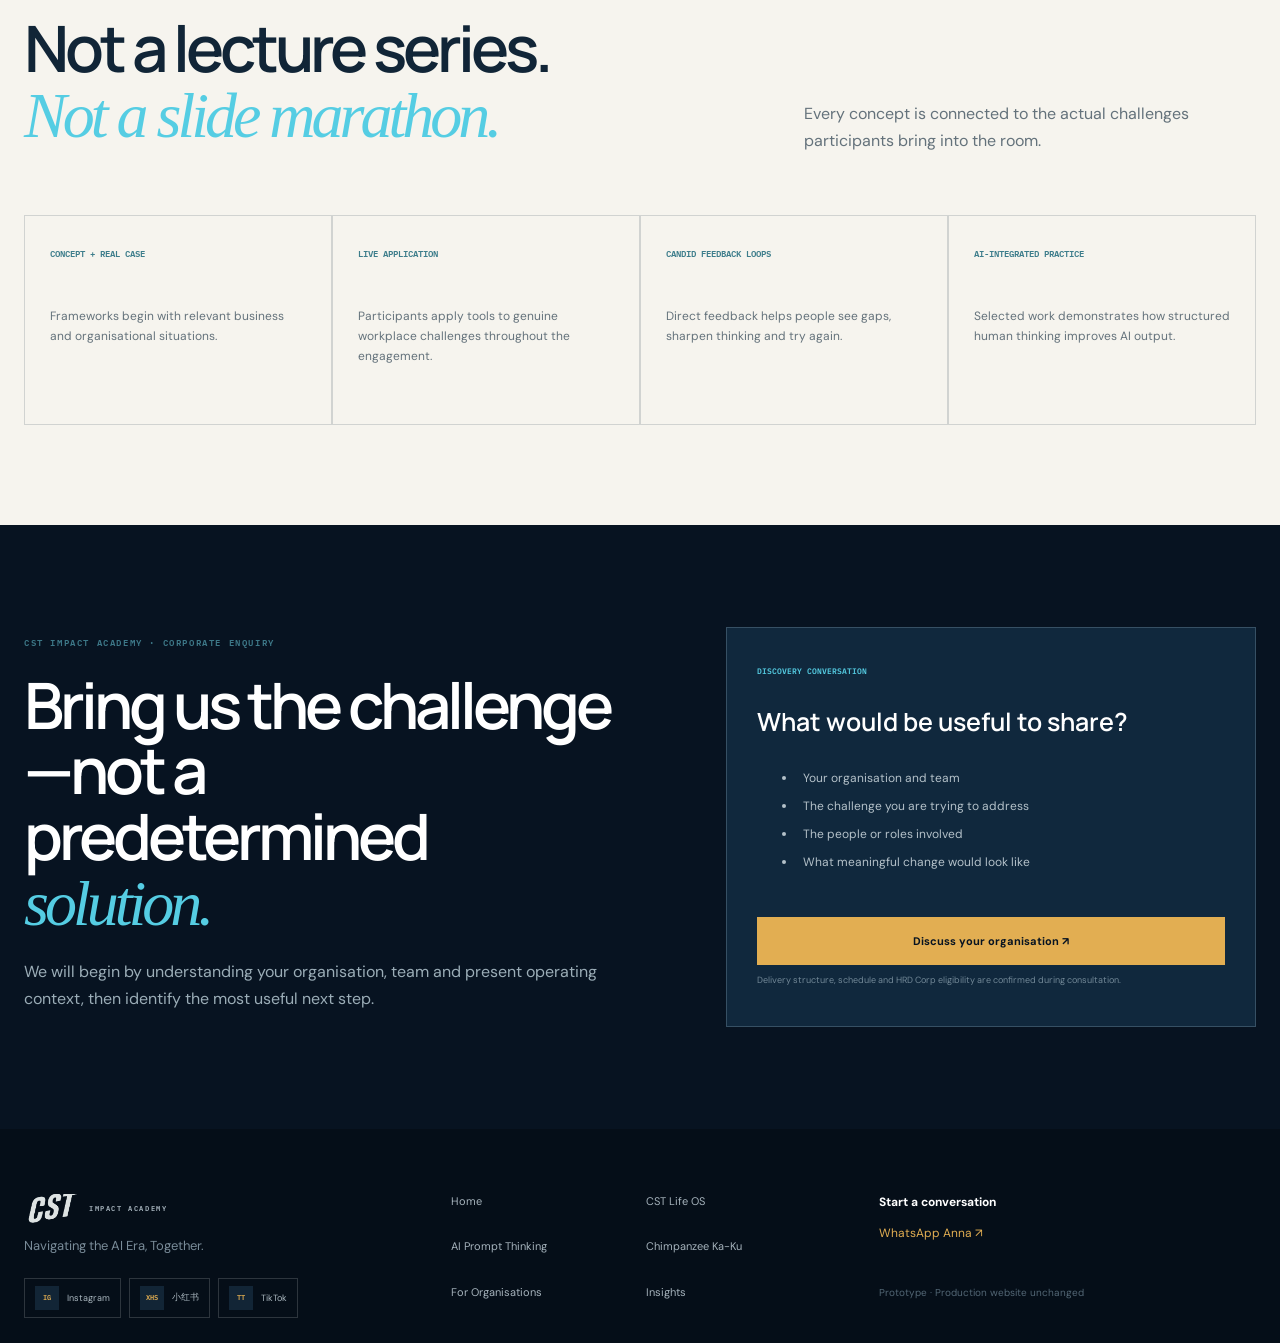
<file: organisations.html>
<!doctype html><html lang="en"><head><meta charset="utf-8"><meta name="viewport" content="width=device-width,initial-scale=1"><title>For Organisations — CST Impact Academy</title><meta name="description" content="Build structured thinking, leadership, AI capability and transformation systems across teams and organisations."><link rel="stylesheet" href="site.css"></head><body class="organisations-page"><a class="skip" href="#main">Skip to content</a><div data-header></div><main id="main">
<section class="hero subhero org-hero"><div class="wrap split"><div><p class="label">CST IMPACT ACADEMY · ORGANISATIONAL TRANSFORMATION</p><h1>Think in systems.<br>Lead through <em>complexity.</em></h1><p class="lede">CST equips leaders and teams with the thinking frameworks, AI capabilities and practical systems needed to articulate complexity, diagnose structural challenges and make better decisions under pressure.</p><div class="actions"><a class="btn gold" data-wa>Discuss your organisation</a><a class="btn line" href="#approach">Explore our approach</a></div></div><div class="org-stack"><span>05 · REVIEW & EVOLVE</span><span>04 · IMPLEMENT IN CONTEXT</span><span>03 · DEVELOP CAPABILITY</span><span>02 · DESIGN THE PATHWAY</span><span>01 · DIAGNOSE THE SYSTEM</span></div></div></section>
<section class="section paper"><div class="wrap"><p class="index">01 · THE BUSINESS CASE</p><div class="section-head"><h2>Businesses have more data—<br>but not always <em>more clarity.</em></h2><p>The challenge is no longer access to information. It is the ability to make sense of complexity, communicate it precisely and act decisively.</p></div><div class="business-case-grid"><article><b>01</b><h3>The complexity reality</h3><p>AI disruption, shifting markets and information overload mean “work harder” no longer solves the right problem.</p></article><article><b>02</b><h3>The articulation gap</h3><p>When teams cannot name what they observe precisely, they struggle to solve it, align stakeholders or use AI effectively.</p></article><article><b>03</b><h3>The systems blind spot</h3><p>Point solutions treat symptoms. A systems lens helps teams find structures, relationships and recurring patterns beneath them.</p></article><article><b>04</b><h3>The AI readiness gap</h3><p>AI amplifies the quality of thinking brought to it. Clear context and human judgement remain prerequisites for useful output.</p></article></div><blockquote class="org-principle">Precision of thought precedes precision of action.</blockquote></div></section>
<section class="section navy" id="approach"><div class="wrap"><p class="index pale">02 · THE CST APPROACH</p><div class="section-head"><h2>Build capability.<br>Redesign <em>the system.</em></h2><p>Each engagement begins with context. We configure the pathway around the organisation’s real challenges, people and priorities.</p></div><div class="progression"><article><b>01</b><h3>Diagnose</h3><p>Understand challenges, readiness and the present operating system.</p></article><i>→</i><article><b>02</b><h3>Design</h3><p>Define a pathway aligned with business and people priorities.</p></article><i>→</i><article><b>03</b><h3>Develop</h3><p>Build shared language, thinking and practical capability.</p></article><i>→</i><article><b>04</b><h3>Implement</h3><p>Apply learning to real decisions, workflows and systems.</p></article><i>→</i><article><b>05</b><h3>Review</h3><p>Observe change, adapt and sustain what works.</p></article></div></div></section>
<section class="section paper"><div class="wrap"><p class="index">03 · CAPABILITY PATHWAYS</p><div class="section-head"><h2>Start with the organisational<br><em>need—not a package.</em></h2><p>Pathways can be delivered independently or connected into a wider transformation journey.</p></div><div class="org-pathways"><article><small>THINKING CLARITY</small><h3>Context & Systems Thinking</h3><p>Develop a shared language for articulating problems, seeing relationships and identifying leverage points.</p><ul><li>3A+P articulation framework</li><li>Structural Thinking</li><li>12 Leverage Points</li></ul></article><article><small>AI CAPABILITY</small><h3>AI Prompt Thinking</h3><p>Strengthen context-setting, iterative dialogue and the human judgement needed to work meaningfully with AI.</p><ul><li>Prompt Thinking</li><li>Human-AI collaboration</li><li>Workflow application</li></ul></article><article><small>LEADERSHIP</small><h3>Decision Intelligence</h3><p>Help leaders process genuine dilemmas, recognise cognitive biases and make stronger decisions under uncertainty.</p><ul><li>Decision architecture</li><li>Live dilemma labs</li><li>Strategic thinking</li></ul></article><article><small>ORGANISATIONAL LEARNING</small><h3>Self-Organising Communities</h3><p>Design learning structures that continue beyond formal training and reduce dependence on constant top-down direction.</p><ul><li>Community architecture</li><li>Knowledge sharing</li><li>Intrinsic motivation loops</li></ul></article></div></div></section>
<section class="section org-outcomes"><div class="wrap"><p class="index pale">04 · OBSERVABLE OUTCOMES</p><div class="section-head"><h2>Change how people<br><em>think, communicate and decide.</em></h2><p>Useful outcomes must be visible in work—not only in workshop feedback forms.</p></div><div class="outcome-grid"><article><b>01</b><h3>A shared thinking language</h3><p>Teams articulate problems and opportunities with greater precision.</p></article><article><b>02</b><h3>Structural diagnosis</h3><p>People move from reactive symptom-fixing towards understanding the system.</p></article><article><b>03</b><h3>Higher-impact priorities</h3><p>Teams distinguish leverage from activity and direct effort towards meaningful change.</p></article><article><b>04</b><h3>Decision Intelligence</h3><p>Leaders strengthen how they make choices under pressure and uncertainty.</p></article><article><b>05</b><h3>Precision AI collaboration</h3><p>Better context and prompts produce sharper AI-assisted thinking and work.</p></article><article><b>06</b><h3>Learning that continues</h3><p>Community structures help knowledge and capability compound over time.</p></article></div></div></section>
<section class="section paper"><div class="wrap"><p class="index">05 · HOW LEARNING HAPPENS</p><div class="section-head"><h2>Not a lecture series.<br><em>Not a slide marathon.</em></h2><p>Every concept is connected to the actual challenges participants bring into the room.</p></div><div class="method-grid"><article><span>CONCEPT + REAL CASE</span><p>Frameworks begin with relevant business and organisational situations.</p></article><article><span>LIVE APPLICATION</span><p>Participants apply tools to genuine workplace challenges throughout the engagement.</p></article><article><span>CANDID FEEDBACK LOOPS</span><p>Direct feedback helps people see gaps, sharpen thinking and try again.</p></article><article><span>AI-INTEGRATED PRACTICE</span><p>Selected work demonstrates how structured human thinking improves AI output.</p></article></div></div></section>
<section class="section org-enquiry"><div class="wrap split"><div><p class="label">CST IMPACT ACADEMY · CORPORATE ENQUIRY</p><h2>Bring us the challenge—not a predetermined <em>solution.</em></h2><p>We will begin by understanding your organisation, team and present operating context, then identify the most useful next step.</p></div><div class="enquiry-card"><small>DISCOVERY CONVERSATION</small><h3>What would be useful to share?</h3><ul><li>Your organisation and team</li><li>The challenge you are trying to address</li><li>The people or roles involved</li><li>What meaningful change would look like</li></ul><a class="btn gold" data-wa>Discuss your organisation ↗</a><p>Delivery structure, schedule and HRD Corp eligibility are confirmed during consultation.</p></div></div></section>
</main><div data-footer></div><script src="site.js"></script></body></html>
</file>
<file: site.css>
@import url('https://fonts.googleapis.com/css2?family=DM+Sans:wght@400;500;600;700&family=IBM+Plex+Mono:wght@400;500;600&family=Manrope:wght@500;600;700&display=swap');
:root{--navy:#071321;--navy2:#0b1d30;--paper:#f6f4ee;--mist:#e8ebea;--ink:#112537;--muted:#64727b;--cyan:#55cde3;--gold:#e2ae52;--amber:#ed9d45;--line:rgba(17,37,55,.16);--max:1240px}*{box-sizing:border-box}html{scroll-behavior:smooth}body{margin:0;background:var(--paper);color:var(--ink);font-family:"DM Sans",sans-serif}a{color:inherit;text-decoration:none}.skip{position:fixed;left:10px;top:10px;z-index:99;padding:10px;background:#fff;transform:translateY(-150%)}.skip:focus{transform:none}:focus-visible{outline:3px solid var(--gold);outline-offset:3px}.wrap{width:min(var(--max),calc(100% - 48px));margin:auto}.site-header{height:76px;position:sticky;top:0;z-index:40;background:rgba(7,19,33,.96);color:#fff;display:grid;grid-template-columns:auto 1fr auto;align-items:center;padding:0 max(24px,calc((100vw - var(--max))/2));gap:35px;border-bottom:1px solid #243445}.brand{display:flex;align-items:center;gap:10px}.brand small{font:600 7px "IBM Plex Mono";letter-spacing:1.6px;color:#aab7c0}.logo-crop{width:55px;height:30px;overflow:hidden;position:relative}.logo-crop img{width:115px;max-width:none;position:absolute;left:50%;top:50%;transform:translate(-50%,-50%);filter:invert(1);mix-blend-mode:screen}.site-header nav{display:flex;justify-content:center;gap:clamp(12px,1.7vw,27px)}.site-header nav a{font-size:11px;color:#aebbc5;padding:28px 0;white-space:nowrap}.site-header nav a:hover,.site-header nav a.active{color:#fff;border-bottom:2px solid var(--cyan)}.talk{background:var(--gold);color:var(--navy);padding:12px 15px;font-size:11px;font-weight:700}.menu{display:none}.hero{background:var(--navy);color:#fff;min-height:700px;padding:120px 0 90px;position:relative;overflow:hidden}.hero:after{content:"";position:absolute;inset:0;pointer-events:none;background:linear-gradient(rgba(255,255,255,.025) 1px,transparent 1px),linear-gradient(90deg,rgba(255,255,255,.025) 1px,transparent 1px);background-size:55px 55px}.hero .wrap{position:relative;z-index:1}.hero-grid,.split{display:grid;grid-template-columns:1.05fr .95fr;gap:9vw;align-items:center}.label,.index{font:600 9px "IBM Plex Mono";letter-spacing:1.6px;color:#3d7888}.hero .label{color:var(--cyan)}h1,h2{font:600 clamp(48px,6vw,82px)/1.02 Manrope;letter-spacing:-4px;margin:22px 0}h1 em,h2 em{font-family:Georgia,serif;font-weight:400;color:var(--cyan)}.lede{font-size:17px;line-height:1.7;color:#b4c1ca;max-width:680px}.actions{display:flex;gap:10px;flex-wrap:wrap;margin-top:30px}.btn{min-height:48px;padding:0 19px;display:inline-flex;align-items:center;justify-content:center;font-size:11px;font-weight:700;border:1px solid transparent;margin-top:25px}.gold{background:var(--gold);color:var(--navy)}.line{border-color:#506175;color:#fff}.home-map{aspect-ratio:1;border:1px solid #2b5064;border-radius:50%;position:relative;background:radial-gradient(circle,#102d44,transparent 58%)}.home-map:before,.home-map:after{content:"";position:absolute;inset:17%;border:1px dashed #36596b;border-radius:50%}.home-map:after{inset:31%;border-color:#a98444}.home-map strong{position:absolute;inset:35%;border-radius:50%;background:#10283c;display:flex;flex-direction:column;align-items:center;justify-content:center;font:600 39px Manrope;color:#fff}.home-map strong small{font:500 7px/1.7 "IBM Plex Mono";color:var(--gold);text-align:center}.home-map>span{position:absolute;font:500 8px "IBM Plex Mono";color:#8aa0ae}.home-map>span:nth-child(1){top:12%;left:45%}.home-map>span:nth-child(2){right:8%;top:48%}.home-map>span:nth-child(3){bottom:10%;left:45%}.home-map>span:nth-child(4){left:7%;top:48%}.section{padding:100px 0}.paper{background:var(--paper)}.mist{background:var(--mist)}.navy{background:var(--navy);color:#fff}.pale{color:#728797;border-color:#314659!important}.index{border-top:1px solid var(--line);padding-top:13px;margin:0 0 35px}.section h2{font-size:clamp(44px,5vw,69px)}.prose{align-self:end}.prose p{line-height:1.75;color:var(--muted)}.prose .big{font:500 20px/1.5 Manrope;color:inherit}.section-head{display:grid;grid-template-columns:1.2fr .8fr;align-items:end;gap:8vw}.section-head>p{line-height:1.7;color:var(--muted)}.navy .section-head>p{color:#a6b4bd}.portal-grid{display:grid;grid-template-columns:repeat(2,1fr);margin-top:45px}.portal-grid a{min-height:270px;border:1px solid #304457;padding:30px;display:flex;flex-direction:column;transition:.2s}.portal-grid a:hover{background:#10283d;transform:translateY(-3px)}.portal-grid small{font:600 8px "IBM Plex Mono";color:var(--cyan)}.portal-grid h3{font:600 27px Manrope;margin:30px 0 8px}.portal-grid p{font-size:13px;line-height:1.6;color:#9aabb6}.portal-grid b{margin-top:auto;color:var(--gold);font-size:11px}.format-grid{display:grid;grid-template-columns:repeat(4,1fr);margin-top:45px}.format-grid article{border:1px solid var(--line);padding:25px;min-height:240px}.format-grid b{font:500 9px "IBM Plex Mono";color:#568495}.format-grid h3{font:600 20px Manrope;margin-top:45px}.format-grid p{font-size:12px;line-height:1.65;color:var(--muted)}.quotes{display:grid;grid-template-columns:repeat(3,1fr);gap:14px;margin-top:40px}.quotes blockquote{margin:0;background:var(--paper);padding:30px;min-height:230px;display:flex;flex-direction:column}.quotes p{font:500 19px/1.5 Georgia}.quotes footer{margin-top:auto;font-size:10px;color:var(--muted)}.clients h2{font-size:27px;letter-spacing:-1px}.client-list{display:grid;grid-template-columns:repeat(8,1fr);border:1px solid var(--line);margin:35px 0}.client-list span{padding:25px 10px;text-align:center;border-right:1px solid var(--line);font:600 13px Manrope}.note{font-size:10px;color:var(--muted)}.cta{background:var(--navy2);color:#fff}.cta p{line-height:1.7;color:#a9b7c0}.footer{background:#050e18;color:#fff;padding:65px 0 25px}.footer-grid{display:grid;grid-template-columns:1fr 1fr 1fr;gap:50px}.footer-grid p{color:#798b98;font-size:13px}.footer-grid>div:nth-child(2){display:grid;grid-template-columns:1fr 1fr;gap:13px;font-size:11px;color:#a6b3bc}.footer-grid>div:last-child{display:flex;flex-direction:column;gap:15px;font-size:12px}.footer-grid>div:last-child a{color:var(--gold)}.footer-grid>div:last-child small{color:#536775;margin-top:30px}.subhero{min-height:650px}.os-orbit{aspect-ratio:1;max-width:480px;border:1px solid #36566a;border-radius:50%;position:relative;display:grid;place-items:center;margin:auto}.os-orbit i{position:absolute;inset:18%;border:1px dashed #5c6d72;border-radius:50%}.os-orbit i+i{inset:33%;border-color:var(--gold)}.os-orbit strong{text-align:center;font:600 43px/1 Manrope}.os-orbit strong span{font-size:16px;color:var(--gold)}.os-orbit small{display:block;font:500 7px/1.7 "IBM Plex Mono";color:#8da1ae;margin-top:15px}.layer-grid{display:grid;grid-template-columns:repeat(2,1fr)}.layer-grid article{padding:35px;border:1px solid #304559;min-height:280px}.layer-grid article>b,.layer-grid article>small{font:500 8px "IBM Plex Mono";color:#758a99}.layer-grid article>small{color:var(--cyan);margin-left:20px}.layer-grid h3{font:600 26px Manrope;margin:35px 0 10px}.layer-grid p{color:#9fb0bb;font-size:13px}.layer-grid strong{font:500 11px/1.5 Manrope;color:var(--gold)}.logic{display:flex;align-items:center;justify-content:space-between;border:1px solid var(--line);padding:30px}.logic span{font:600 13px Manrope}.logic i{font-style:normal;color:#428a9c}.terminal-card{background:#0c1d2d;border:1px solid #36556a;padding:35px;box-shadow:18px 18px 0 #0e2940}.terminal-card>small{font:600 8px "IBM Plex Mono";color:var(--cyan)}.terminal-card p{display:grid;grid-template-columns:120px 1fr;border-bottom:1px solid #304458;padding:20px 0;margin:0}.terminal-card p b{font:600 17px "IBM Plex Mono";color:#fff}.terminal-card p span{font-size:11px;color:#8297a5}.terminal-card>strong{display:block;color:var(--gold);font:600 11px "IBM Plex Mono";margin-top:25px}.progression{display:flex;align-items:stretch;margin-top:45px;overflow-x:auto}.progression article{min-width:190px;flex:1;border:1px solid #304559;padding:25px}.progression>i{align-self:center;font-style:normal;color:var(--cyan);margin:0 -6px;z-index:1}.progression article>b{font:500 8px "IBM Plex Mono";color:var(--cyan)}.progression h3{font:600 23px Manrope;margin:30px 0 8px}.progression p{font-size:11px;line-height:1.6;color:#98aab5}.kaku-page{background:#060a19}.kaku-hero{background:#050919;min-height:780px}.kaku-hero h1 em{color:#fff}.kaku-hero h2{font:600 25px/1.35 "IBM Plex Mono";letter-spacing:-1px}.amber{color:var(--amber)!important}.scan{position:absolute;inset:0;background:repeating-linear-gradient(0deg,transparent 0 3px,rgba(255,255,255,.025) 4px);z-index:1}.kaku-panel{height:560px;border:1px solid #294257;position:relative;background:#08101f;overflow:hidden}.kaku-panel img{width:100%;height:100%;object-fit:cover;object-position:50% 27%;opacity:.82;mix-blend-mode:screen}.kaku-panel span{position:absolute;bottom:15px;right:15px;font:500 7px "IBM Plex Mono";color:var(--cyan)}.kaku-dark{background:#050919;color:#fff}.kaku-dark .prose p{color:#9aa8b5}.role-grid{display:grid;grid-template-columns:repeat(3,1fr);margin-top:40px}.role-grid article{border:1px solid #28364c;min-height:150px;padding:25px;background:#080e20}.role-grid b,.role-grid span{display:block}.role-grid b{font:600 14px "IBM Plex Mono";color:var(--amber)}.role-grid span{font-size:11px;color:#92a0ad;margin-top:30px}.kaku-amber{background:var(--amber)}.kaku-amber h2 em{color:#fff}.principles{display:grid;grid-template-columns:1fr 1fr}.principles span{padding:24px;border:1px solid rgba(7,19,33,.25);font:600 12px "IBM Plex Mono"}.org-stack{display:flex;flex-direction:column;align-items:flex-end}.org-stack span{width:calc(55% + var(--n,0)*8%);padding:20px;background:#102a41;border:1px solid #37536a;font:500 9px "IBM Plex Mono";color:#9db0bd}.org-stack span:nth-child(1){width:100%}.org-stack span:nth-child(2){width:90%}.org-stack span:nth-child(3){width:80%}.org-stack span:nth-child(4){width:70%}.org-stack span:nth-child(5){width:60%;color:var(--gold)}.cap-grid{display:grid;grid-template-columns:repeat(4,1fr);margin-top:40px}.cap-grid span{padding:27px 20px;border:1px solid var(--line);font:600 12px Manrope}.insight-hero{min-height:550px}.filters{display:flex;gap:8px;margin-bottom:35px;overflow:auto}.filters button{background:transparent;border:1px solid var(--line);padding:10px 15px;font:600 9px "IBM Plex Mono"}.filters .active{background:var(--navy);color:#fff}.article-grid{display:grid;grid-template-columns:repeat(2,1fr);gap:14px}.article-grid article{background:#fff;border:1px solid var(--line);padding:30px;min-height:280px;display:flex;flex-direction:column}.article-grid article.featured{grid-column:1/-1;min-height:370px;background:var(--navy);color:#fff}.article-grid small{font:600 8px "IBM Plex Mono";color:#4d8390}.article-grid h2{font-size:48px}.article-grid h3{font:600 25px Manrope}.article-grid p{color:var(--muted);line-height:1.6}.article-grid .featured p{color:#a9b7c0}.article-grid a{margin-top:auto;font-size:11px;font-weight:700;color:#317d90}.featured a{color:var(--gold)}
@media(max-width:1050px){.site-header{grid-template-columns:auto 1fr auto}.site-header nav{display:none;position:absolute;top:75px;left:0;right:0;background:var(--navy);padding:25px;grid-template-columns:1fr 1fr}.site-header nav.open{display:grid}.site-header nav a{padding:12px}.site-header nav a.active{border:0;color:var(--cyan)}.talk{display:none}.menu{display:block;width:42px;height:42px;border:1px solid #3e5365;background:transparent}.menu i{display:block;width:18px;height:1px;background:#fff;margin:5px auto}.client-list{grid-template-columns:repeat(4,1fr)}}
@media(max-width:760px){.wrap{width:min(100% - 34px,var(--max))}.site-header{height:68px;padding:0 17px}.site-header nav{top:67px;grid-template-columns:1fr}.hero{min-height:auto;padding:90px 0 70px}.hero-grid,.split,.section-head{grid-template-columns:1fr}.home-map,.os-orbit{margin-top:45px}.section{padding:70px 0}h1,h2{letter-spacing:-2.5px}.portal-grid,.format-grid,.quotes,.layer-grid,.cap-grid,.article-grid{grid-template-columns:1fr}.format-grid article{min-height:190px}.client-list{grid-template-columns:repeat(2,1fr)}.footer-grid{grid-template-columns:1fr}.logic{align-items:flex-start;flex-direction:column;gap:14px}.logic i{transform:rotate(90deg)}.progression{margin-right:-17px}.role-grid{grid-template-columns:1fr 1fr}.kaku-panel{height:460px;margin-top:40px}.article-grid article.featured{grid-column:auto}.article-grid h2{font-size:38px}.principles{grid-template-columns:1fr}.subhero{min-height:auto}}@media(prefers-reduced-motion:reduce){html{scroll-behavior:auto}}
.hero-price{margin-top:18px;font:500 8px "IBM Plex Mono";letter-spacing:1.4px;color:#8596a4}.kaku-moment{max-width:930px;margin:70px auto 10px;text-align:center}.kaku-moment>p{font:500 12px "IBM Plex Mono";letter-spacing:1.2px;color:var(--amber)}.kaku-moment h2{font-size:clamp(42px,5vw,68px)}.kaku-paper{background:#f0eee7}.kaku-practice{display:grid;grid-template-columns:repeat(4,1fr);margin-top:45px}.kaku-practice article{min-height:275px;padding:26px;border:1px solid var(--line)}.kaku-practice b{font:500 9px "IBM Plex Mono";color:#8c5d31}.kaku-practice h3{font:600 21px Manrope;margin:55px 0 12px}.kaku-practice p{font-size:12px;line-height:1.65;color:var(--muted)}.role-intro{display:grid;grid-template-columns:1fr .7fr;gap:9vw;align-items:end}.role-intro h2{font-size:clamp(42px,5vw,64px)}.role-intro>p{color:#96a7b3;line-height:1.7}.membership{background:#080e20;color:#fff;border-top:1px solid #26344a}.membership-grid{display:grid;grid-template-columns:1fr .72fr;gap:10vw;align-items:center}.membership h2{font-size:clamp(44px,5vw,67px)}.membership>div>div>p,.membership-grid>div:first-child>p{color:#9cabba;line-height:1.7}.price-card{border:1px solid #34435a;background:#0b1427;padding:38px;box-shadow:16px 16px 0 rgba(226,174,82,.12)}.price-card>small{font:600 8px "IBM Plex Mono";letter-spacing:1.5px;color:var(--amber)}.price-card>div{display:flex;align-items:baseline;margin-top:25px}.price-card sup{font:600 20px Manrope;color:var(--gold)}.price-card strong{font:600 86px/.9 Manrope;letter-spacing:-6px;color:#fff}.price-card span{font:500 12px "IBM Plex Mono";color:#92a2ae;margin-left:9px}.price-card>p{font:500 14px "IBM Plex Mono";color:var(--gold)!important;border-bottom:1px solid #34435a;padding-bottom:22px}.price-card .btn{width:100%;margin-top:15px}.ask-link{display:block;text-align:center;margin-top:18px;font-size:10px;color:#9aabb7;text-decoration:underline;text-underline-offset:4px}
@media(max-width:760px){.kaku-practice{grid-template-columns:1fr}.kaku-practice article{min-height:210px}.role-intro,.membership-grid{grid-template-columns:1fr}.price-card{margin-top:30px;padding:28px}.price-card strong{font-size:70px}.kaku-moment{text-align:left;margin-top:45px}}
.passport-section{background:#070b16;color:#fff;border-top:1px solid #26334a}.passport-grid{display:grid;grid-template-columns:.78fr 1.22fr;gap:6vw;align-items:center}.passport-copy h2{font-size:clamp(42px,4.6vw,64px)}.passport-copy>p{color:#99a9b5;line-height:1.7}.passport-copy .big{font:500 17px/1.65 Manrope;color:#d1d9de}.passport-features{display:grid;grid-template-columns:1fr 1fr;margin-top:30px}.passport-features article{padding:20px 18px;border:1px solid #27374b}.passport-features b{font:600 9px "IBM Plex Mono";color:var(--cyan)}.passport-features p{font-size:11px;line-height:1.55;color:#8fa0ad}.concept-note{font:400 8px/1.6 "IBM Plex Mono";letter-spacing:.5px;color:#687d8d!important;margin-top:18px}.passport-preview{margin:0;border:1px solid #32445a;background:#050813;padding:8px;box-shadow:18px 18px 0 rgba(86,205,227,.08)}.passport-preview img{display:block;width:100%;height:auto}.passport-preview figcaption{padding:12px 8px 5px;font:500 7px "IBM Plex Mono";letter-spacing:1.2px;color:#6f8797}
@media(max-width:900px){.passport-grid{grid-template-columns:1fr}.passport-preview{margin-top:25px}}@media(max-width:560px){.passport-features{grid-template-columns:1fr}}
.programme-pathways{background:#071321;color:#fff}.programme-pathways .section-head>p{color:#9daeba}.offer-grid{display:grid;grid-template-columns:repeat(3,1fr);gap:14px;margin-top:50px}.offer-card{border:1px solid #304559;background:#0b1a2b;padding:28px;min-height:690px;display:flex;flex-direction:column;position:relative;overflow:hidden}.offer-card:before{content:"";position:absolute;left:0;right:0;top:0;height:3px;background:var(--cyan)}.offer-card.leadership:before{background:var(--gold)}.offer-card.executive:before{background:#ed5c87}.offer-top{display:flex;justify-content:space-between;font:600 8px "IBM Plex Mono";letter-spacing:1.3px;color:var(--cyan)}.offer-card.leadership .offer-top{color:var(--gold)}.offer-card.executive .offer-top{color:#ed7b9e}.offer-card h3{font:600 25px/1.25 Manrope;margin:38px 0 12px}.offer-for{font-size:12px;line-height:1.6;color:#9aabb7;min-height:58px}.offer-card ul,.lab-card ul{list-style:none;padding:0;margin:22px 0}.offer-card li,.lab-card li{font-size:11px;line-height:1.5;color:#bdc8cf;padding:7px 0 7px 15px;position:relative}.offer-card li:before,.lab-card li:before{content:"→";position:absolute;left:0;color:var(--gold)}.offer-price{display:grid;grid-template-columns:1fr 1fr;border:1px solid #33485b;margin-top:auto}.offer-price>div{padding:16px}.offer-price>div+div{border-left:1px solid #33485b}.offer-price small,.offer-price strong,.offer-price span{display:block}.offer-price small{font:600 7px "IBM Plex Mono";letter-spacing:1px;color:#8093a1}.offer-price strong{font:600 24px Manrope;color:#fff;margin-top:6px}.offer-price span{font-size:8px;color:#8295a3;margin-top:3px}.offer-price .chimp-price{background:rgba(226,174,82,.08)}.offer-price .chimp-price strong{color:var(--gold)}.offer-price.single{grid-template-columns:1fr 1fr}.contact-price{font-size:16px!important;margin-top:11px!important}.advanced-modules{display:flex;flex-wrap:wrap;gap:6px;margin:5px 0 20px}.advanced-modules span{border:1px solid #4a3651;padding:8px;font:500 7px "IBM Plex Mono";color:#e985a2}.offer-card .btn{width:100%;margin-top:14px}.offer-note{font:400 8px/1.6 "IBM Plex Mono";color:#718493;margin-top:25px}.decision-lab{background:#08101f;color:#fff}.decision-lab .split,.community-module .split{align-items:start}.decision-lab .split>div:first-child>p:last-child,.community-module .split>div:first-child>p:last-child{line-height:1.7;color:#97a8b5}.lab-card{background:#19243b;border:1px solid #675c46;border-top:3px solid #55d4bc;padding:32px}.lab-card small{font:600 8px "IBM Plex Mono";letter-spacing:1.4px;color:#6d7c91}.lab-card h3{font:600 26px/1.3 Georgia;margin:20px 0}.lab-card>span{display:inline-block;border:1px solid #286058;background:#10383d;padding:9px 12px;font:600 8px "IBM Plex Mono";letter-spacing:1.3px;color:#60d8c5}.community-module{background:#e7e9e6}.community-module h2 em{color:#c54a70}.community-module .split>div:first-child>p:last-child{color:#65727b}.light-lab{color:#fff;border-color:#7c5260;border-top-color:#ed5c87}.light-lab>span{border-color:#733348;background:#3b2030;color:#f1789e}
@media(max-width:1050px){.offer-grid{grid-template-columns:1fr}.offer-card{min-height:auto}.offer-for{min-height:0}.offer-price{margin-top:25px}}@media(max-width:560px){.offer-price,.offer-price.single{grid-template-columns:1fr}.offer-price>div+div{border-left:0;border-top:1px solid #33485b}.lab-card{padding:23px}}
.prompt-page{--prompt-bg:#050b17;--prompt-panel:#0a1424;--prompt-cyan:#27d8ef;--prompt-orange:#ff9d32;--prompt-red:#ef4169;background:var(--prompt-bg)}.prompt-page main{background:var(--prompt-bg)}.prompt-page .site-header{background:rgba(4,10,21,.96);border-bottom-color:#183246}.prompt-page .prompt-hero{background:radial-gradient(circle at 78% 50%,rgba(255,124,26,.15),transparent 25%),radial-gradient(circle at 18% 35%,rgba(39,216,239,.10),transparent 27%),#050b17;min-height:760px}.prompt-page .prompt-hero:before{content:"AI PROMPT THINKING // CST AI INITIATIVE";position:absolute;right:2.5%;top:110px;writing-mode:vertical-rl;font:500 7px "IBM Plex Mono";letter-spacing:2px;color:#244b61}.prompt-page .prompt-hero:after{background:repeating-linear-gradient(0deg,transparent 0 3px,rgba(255,255,255,.018) 4px),linear-gradient(rgba(39,216,239,.025) 1px,transparent 1px),linear-gradient(90deg,rgba(39,216,239,.025) 1px,transparent 1px);background-size:auto,48px 48px,48px 48px}.prompt-page .prompt-hero h1{text-transform:uppercase;font-family:"IBM Plex Mono";font-weight:600;letter-spacing:-5px;text-shadow:3px 0 rgba(239,65,105,.35),-3px 0 rgba(39,216,239,.35)}.prompt-page .prompt-hero h1 em{font-family:"IBM Plex Mono";font-style:normal;color:var(--prompt-orange)}.prompt-page .prompt-hero .label{color:var(--prompt-orange)}.prompt-page .terminal-card{background:rgba(5,13,25,.85);border-color:#1f5265;box-shadow:12px 12px 0 rgba(239,65,105,.10),-8px -8px 0 rgba(39,216,239,.06);position:relative}.prompt-page .terminal-card:before,.prompt-page .terminal-card:after{content:"";position:absolute;width:28px;height:28px;border-color:var(--prompt-cyan)}.prompt-page .terminal-card:before{left:-1px;top:-1px;border-left:2px solid;border-top:2px solid}.prompt-page .terminal-card:after{right:-1px;bottom:-1px;border-right:2px solid;border-bottom:2px solid;border-color:var(--prompt-orange)}.prompt-page .terminal-card p b{color:#f1f5f4}.prompt-page .terminal-card p:nth-of-type(1) b{color:var(--prompt-cyan)}.prompt-page .terminal-card p:nth-of-type(2) b{color:#fff}.prompt-page .terminal-card p:nth-of-type(3) b{color:var(--prompt-orange)}.prompt-page .terminal-card>strong{color:var(--prompt-orange)}.prompt-page .paper{background:#07101e;color:#eef3f5;border-top:1px solid #132a3c}.prompt-page .paper .index{border-color:#1e394b;color:#3ca7ba}.prompt-page .paper .prose p,.prompt-page .paper .section-head>p,.prompt-page .paper .format-grid p{color:#8fa2af}.prompt-page .paper .prose .big{color:#d8e1e5}.prompt-page .paper h2 em{color:var(--prompt-orange)}.prompt-page .format-grid article{border-color:#1d3548;background:#081524;position:relative}.prompt-page .format-grid article:before{content:"";position:absolute;left:0;top:0;width:30px;height:2px;background:var(--prompt-cyan)}.prompt-page .format-grid article:nth-child(even):before{background:var(--prompt-orange)}.prompt-page .format-grid h3{font-family:"IBM Plex Mono";font-size:17px;color:#e4ecf0}.prompt-page #progression{background:#040a14}.prompt-page #progression .progression article{background:#081321;border-color:#1c384b}.prompt-page #progression .progression h3{font-family:"IBM Plex Mono";text-transform:uppercase}.prompt-page #progression .progression article:nth-of-type(1) h3{color:var(--prompt-cyan)}.prompt-page #progression .progression article:nth-of-type(2) h3{color:#fff}.prompt-page #progression .progression article:nth-of-type(3) h3{color:var(--prompt-orange)}.prompt-page #progression .progression article:nth-of-type(4) h3{color:#ee6487}.prompt-page .programme-pathways{background:linear-gradient(180deg,#07111f,#050b16)}.prompt-page .offer-card{background:#091526;border-color:#1d384b;box-shadow:0 18px 45px rgba(0,0,0,.2)}.prompt-page .offer-card h3{font-family:"IBM Plex Mono";font-size:22px}.prompt-page .offer-card:after{content:"CST // AI-NATIVE CAPABILITY";position:absolute;right:15px;top:90px;writing-mode:vertical-rl;font:500 6px "IBM Plex Mono";letter-spacing:1.4px;color:#29475a}.prompt-page .offer-price{background:#060e1b}.prompt-page .decision-lab{background:#050a14}.prompt-page .community-module{background:#0a1323;color:#fff;border-top:1px solid #25324b}.prompt-page .community-module .index{border-color:#29384e;color:#8e5870}.prompt-page .community-module .split>div:first-child>p:last-child{color:#93a2ae}.prompt-page .community-module h2 em{color:var(--prompt-red)}.prompt-page .light-lab{background:#19243b}.prompt-page .cta{border-top:1px solid #26374b;background:radial-gradient(circle at 20% 50%,rgba(39,216,239,.08),transparent 25%),#071321}.prompt-page .footer{border-top:1px solid #172a3b}.prompt-page .gold{background:var(--prompt-orange)}.prompt-page .btn{font-family:"IBM Plex Mono";text-transform:uppercase}.prompt-page .index,.prompt-page .label{font-family:"IBM Plex Mono"}@media(max-width:760px){.prompt-page .prompt-hero{min-height:auto}.prompt-page .prompt-hero h1{font-size:44px;letter-spacing:-3px}.prompt-page .prompt-hero:before{display:none}}
.exclusive-flag{border:1px solid #71344c;background:rgba(239,65,105,.07);padding:13px;margin:5px 0 14px}.exclusive-flag b,.exclusive-flag span{display:block}.exclusive-flag b{font:600 8px "IBM Plex Mono";letter-spacing:1.2px;color:#ef7596}.exclusive-flag span{font-size:9px;color:#91a2af;margin-top:5px}.offer-price.exclusive-price{grid-template-columns:1fr}.offer-price.exclusive-price>div{border:0}.module-preview{background:#050a14;color:#fff}.module-heading{display:grid;grid-template-columns:1fr .7fr;gap:8vw;align-items:end;margin-bottom:48px}.module-heading h2{font-size:clamp(43px,5vw,65px)}.module-heading h2 em{color:var(--prompt-orange)}.module-heading>p{line-height:1.7;color:#899aa7}.module-list{display:grid;gap:24px}.module-card{background:#19243b;border:1px solid #665a45;border-top:3px solid var(--prompt-orange);padding:36px;position:relative}.module-card.module-two{border-top-color:#4689ff}.module-card.module-three{border-top-color:#9457ee}.module-card small{font:600 8px "IBM Plex Mono";letter-spacing:1.5px;color:#68758a}.module-card h3{font:600 27px/1.3 Georgia;margin:20px 0}.module-card>p{line-height:1.7;color:#919daa;font-size:12px}.module-card ul{list-style:none;padding:0;margin:18px 0}.module-card li{position:relative;padding:6px 0 6px 17px;font-size:11px;line-height:1.5;color:#d5d6d0}.module-card li:before{content:"→";position:absolute;left:0;color:var(--gold)}.module-card>span{display:inline-block;border:1px solid #7b5f25;background:#3a321f;color:#e4b74c;padding:9px 12px;font:600 8px "IBM Plex Mono";letter-spacing:1.2px}.module-two>span{border-color:#264b92;background:#172c58;color:#6ba0ff}.module-three>span{border-color:#563590;background:#30205a;color:#ba8aff}@media(max-width:760px){.module-heading{grid-template-columns:1fr}.module-card{padding:24px}.module-card h3{font-size:23px}}
.business-case-grid{display:grid;grid-template-columns:repeat(4,1fr);margin-top:45px}.business-case-grid article{border:1px solid var(--line);padding:25px;min-height:270px}.business-case-grid b,.outcome-grid b{font:500 9px "IBM Plex Mono";color:#4b8793}.business-case-grid h3{font:600 20px/1.35 Manrope;margin:50px 0 12px}.business-case-grid p{font-size:12px;line-height:1.65;color:var(--muted)}.org-principle{margin:40px 0 0;border-left:3px solid var(--gold);padding:8px 0 8px 25px;font:500 25px Georgia}.org-pathways{display:grid;grid-template-columns:repeat(2,1fr);margin-top:45px}.org-pathways article{border:1px solid var(--line);padding:30px;min-height:330px}.org-pathways small{font:600 8px "IBM Plex Mono";letter-spacing:1.2px;color:#397c8a}.org-pathways h3{font:600 26px Manrope}.org-pathways p,.org-pathways li{font-size:12px;line-height:1.65;color:var(--muted)}.org-outcomes,.org-enquiry{background:var(--navy);color:#fff}.org-outcomes .section-head>p{color:#9aabb6}.outcome-grid{display:grid;grid-template-columns:repeat(3,1fr);margin-top:45px}.outcome-grid article{border:1px solid #304659;padding:28px;min-height:230px}.outcome-grid h3{font:600 20px/1.35 Manrope;margin:35px 0 10px}.outcome-grid p{font-size:11px;line-height:1.65;color:#97a9b4}.method-grid{display:grid;grid-template-columns:repeat(4,1fr);margin-top:45px}.method-grid article{border:1px solid var(--line);padding:25px;min-height:210px}.method-grid span{font:600 9px "IBM Plex Mono";color:#3d7d8b}.method-grid p{font-size:12px;line-height:1.65;color:var(--muted);margin-top:45px}.org-enquiry .split>div:first-child>p:last-child{color:#9badb7;line-height:1.7}.enquiry-card{background:#10283d;border:1px solid #365064;padding:30px}.enquiry-card small{font:600 8px "IBM Plex Mono";color:var(--cyan)}.enquiry-card h3{font:600 25px Manrope}.enquiry-card li{font-size:12px;color:#b4c1c9;padding:6px}.enquiry-card .btn{width:100%}.enquiry-card>p{font-size:9px;color:#728897;line-height:1.5}
@media(max-width:900px){.business-case-grid,.method-grid{grid-template-columns:repeat(2,1fr)}.outcome-grid{grid-template-columns:repeat(2,1fr)}}@media(max-width:600px){.business-case-grid,.org-pathways,.outcome-grid,.method-grid{grid-template-columns:1fr}.business-case-grid article,.org-pathways article,.outcome-grid article,.method-grid article{min-height:auto}.org-principle{font-size:21px}}
.header-actions{display:flex;align-items:center;gap:10px}.lang-switch{display:flex;border:1px solid #405264;padding:2px}.lang-switch button{border:0;background:transparent;color:#8fa0ac;padding:7px 8px;font:600 8px "IBM Plex Mono";cursor:pointer}.lang-switch button.active{background:#fff;color:var(--navy)}html[lang="zh-Hans"] body{font-family:"PingFang SC","Microsoft YaHei","DM Sans",sans-serif}html[lang="zh-Hans"] h1,html[lang="zh-Hans"] h2,html[lang="zh-Hans"] h3{letter-spacing:-1.5px}html[lang="zh-Hans"] .lede{line-height:1.85}@media(max-width:1050px){.header-actions .talk{display:none}}@media(max-width:600px){.lang-switch button{padding:6px;font-size:7px}.header-actions{gap:4px}}
</file>
